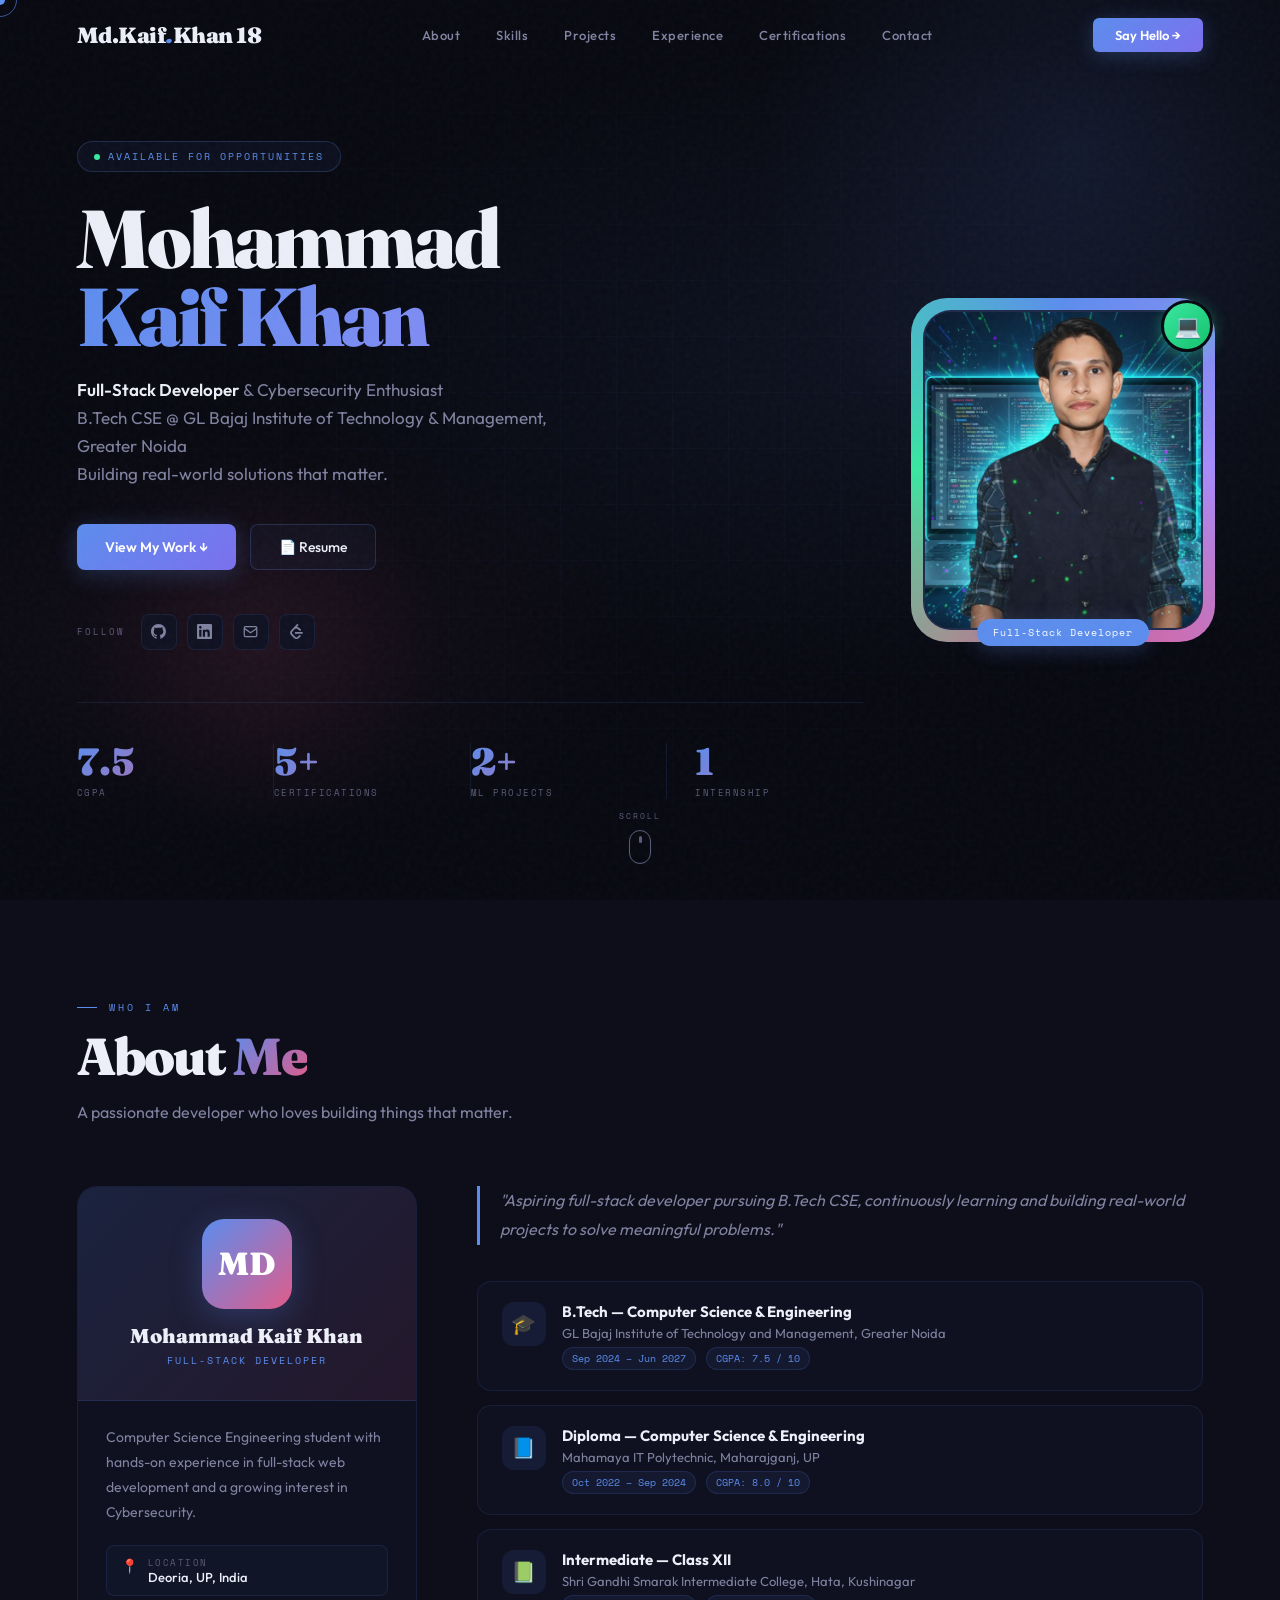
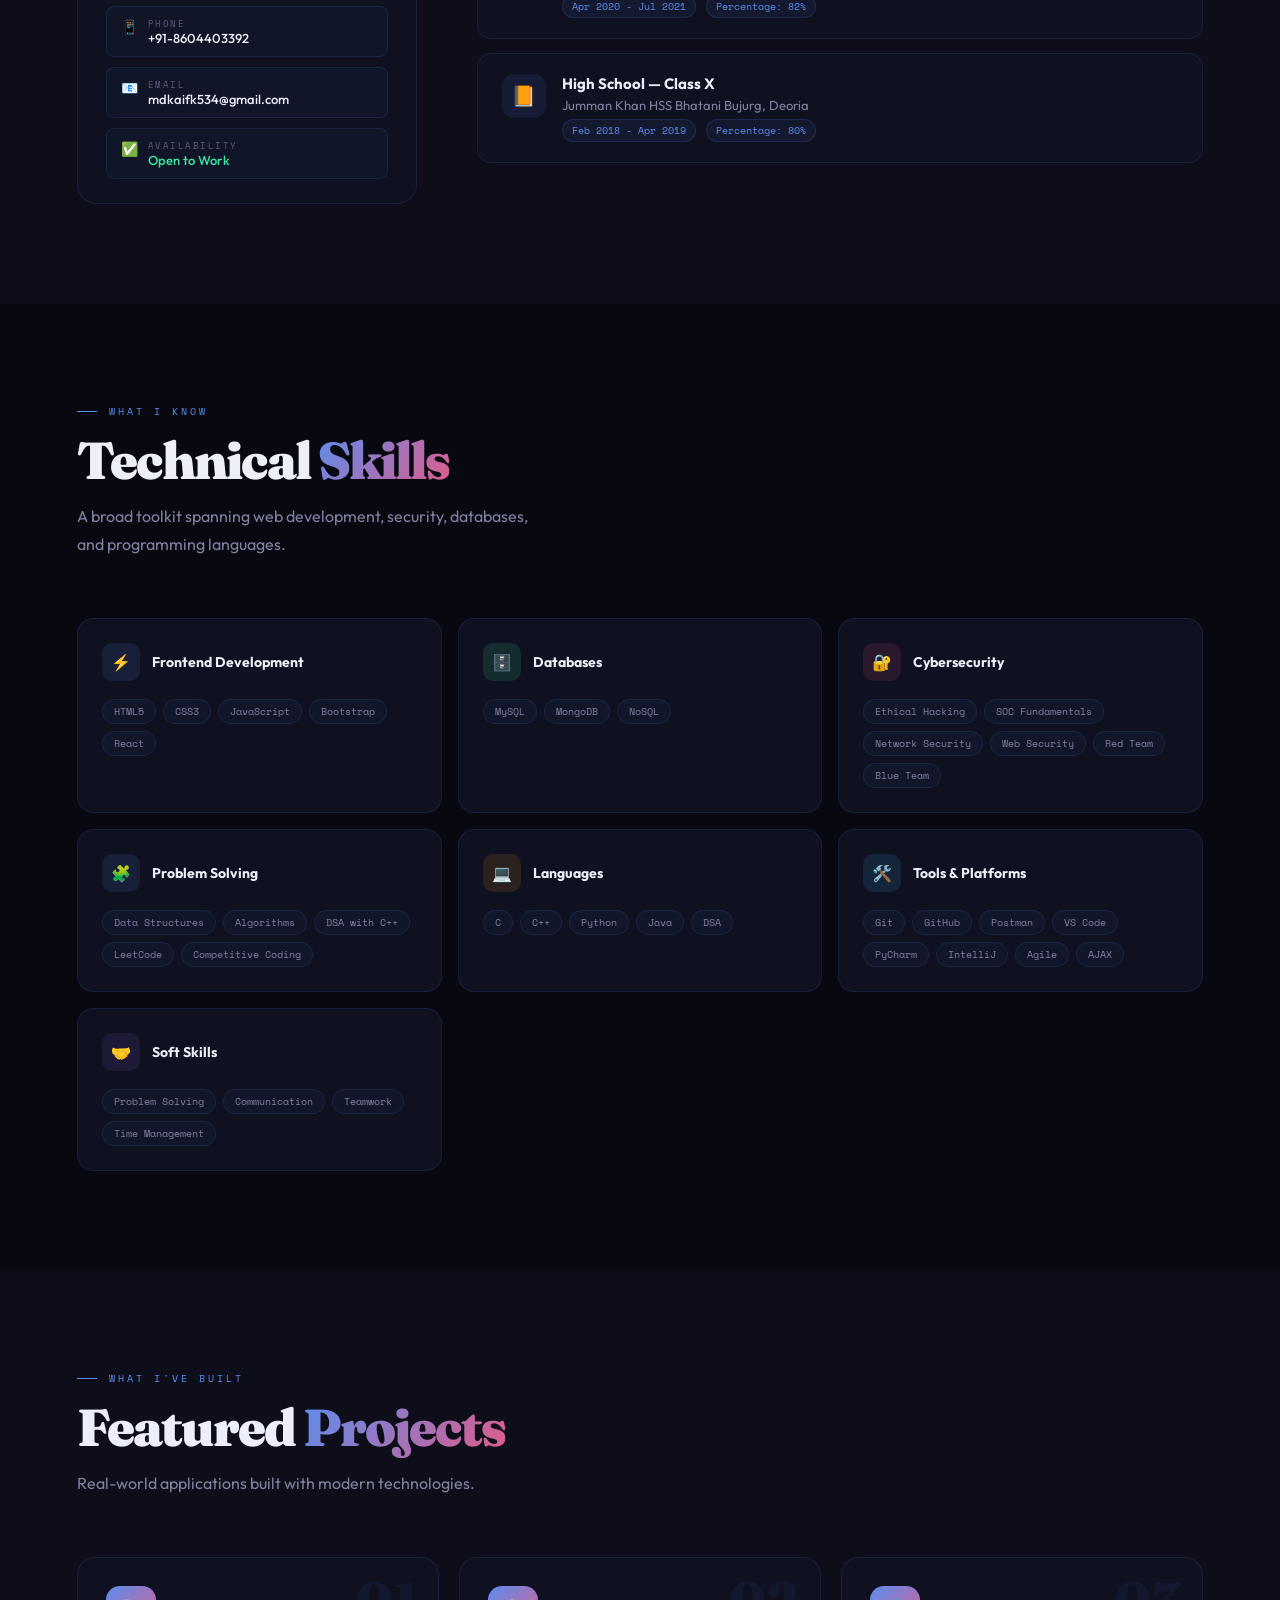
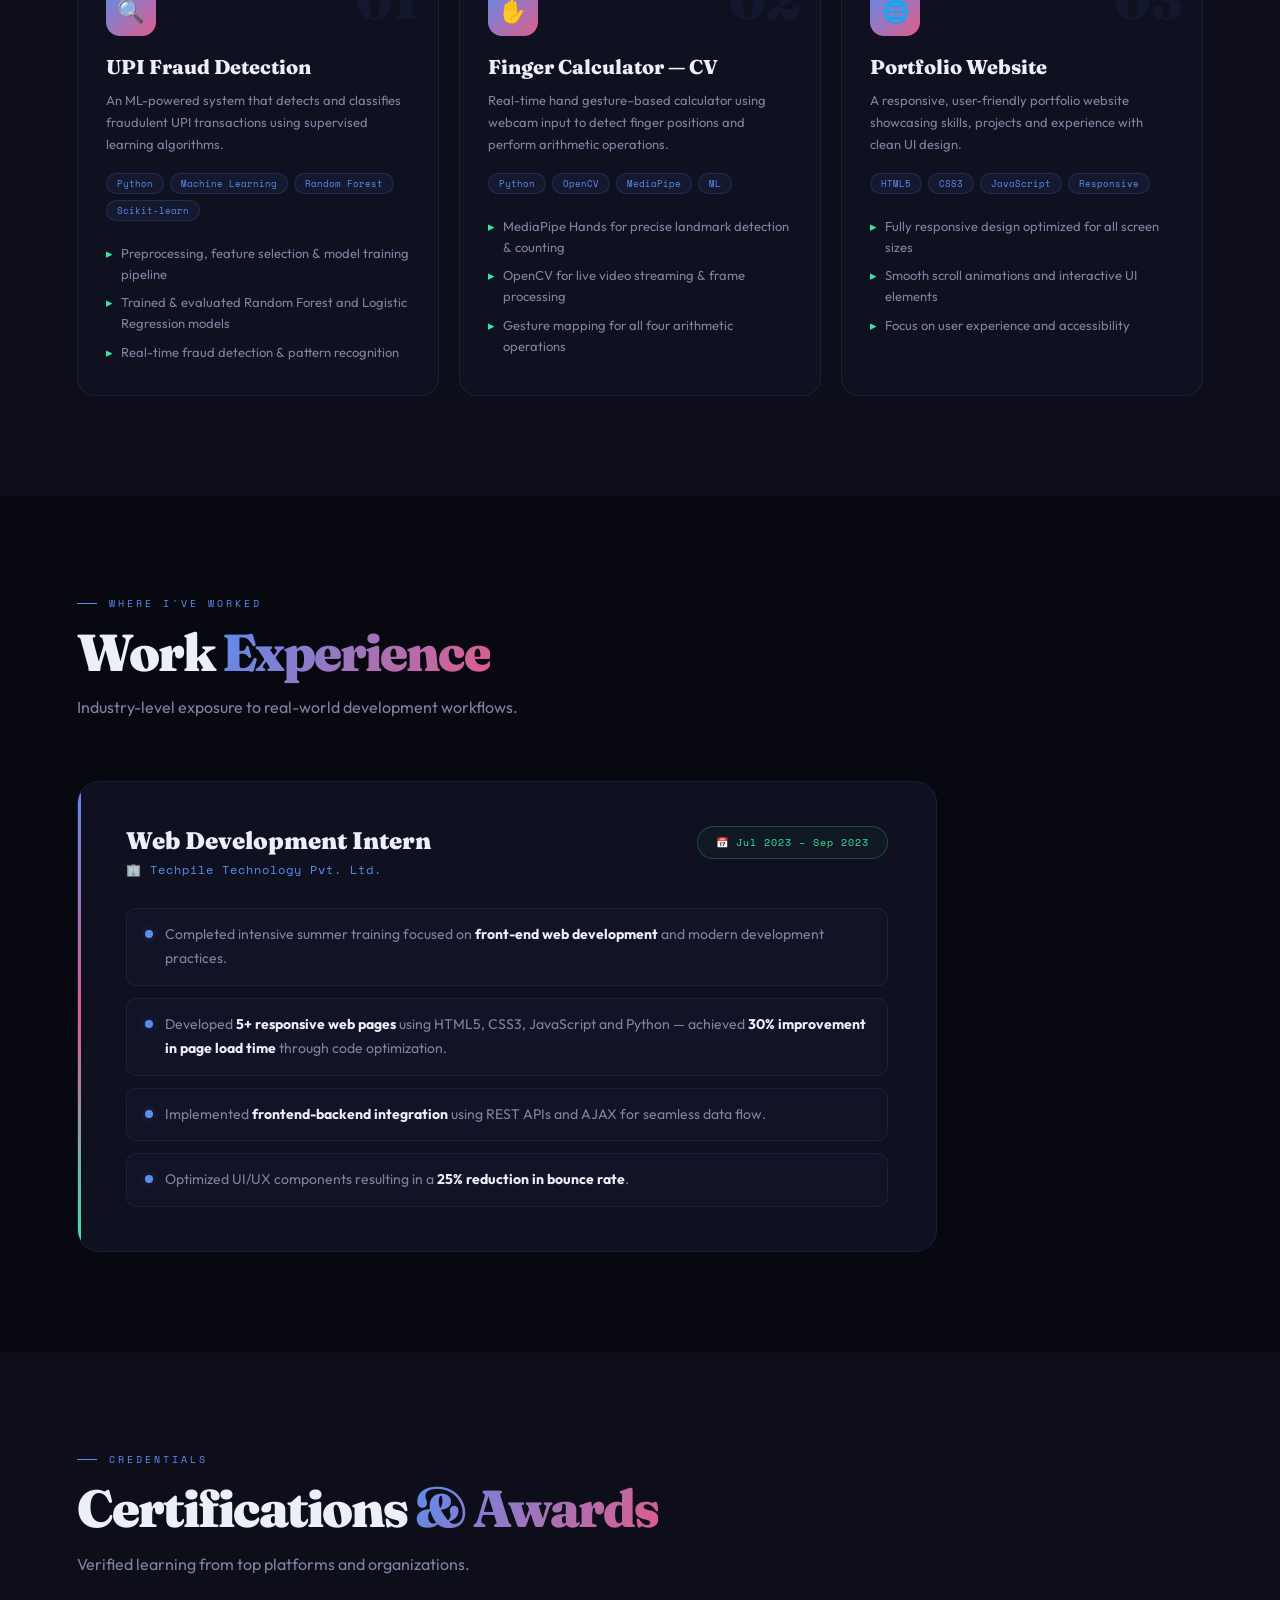
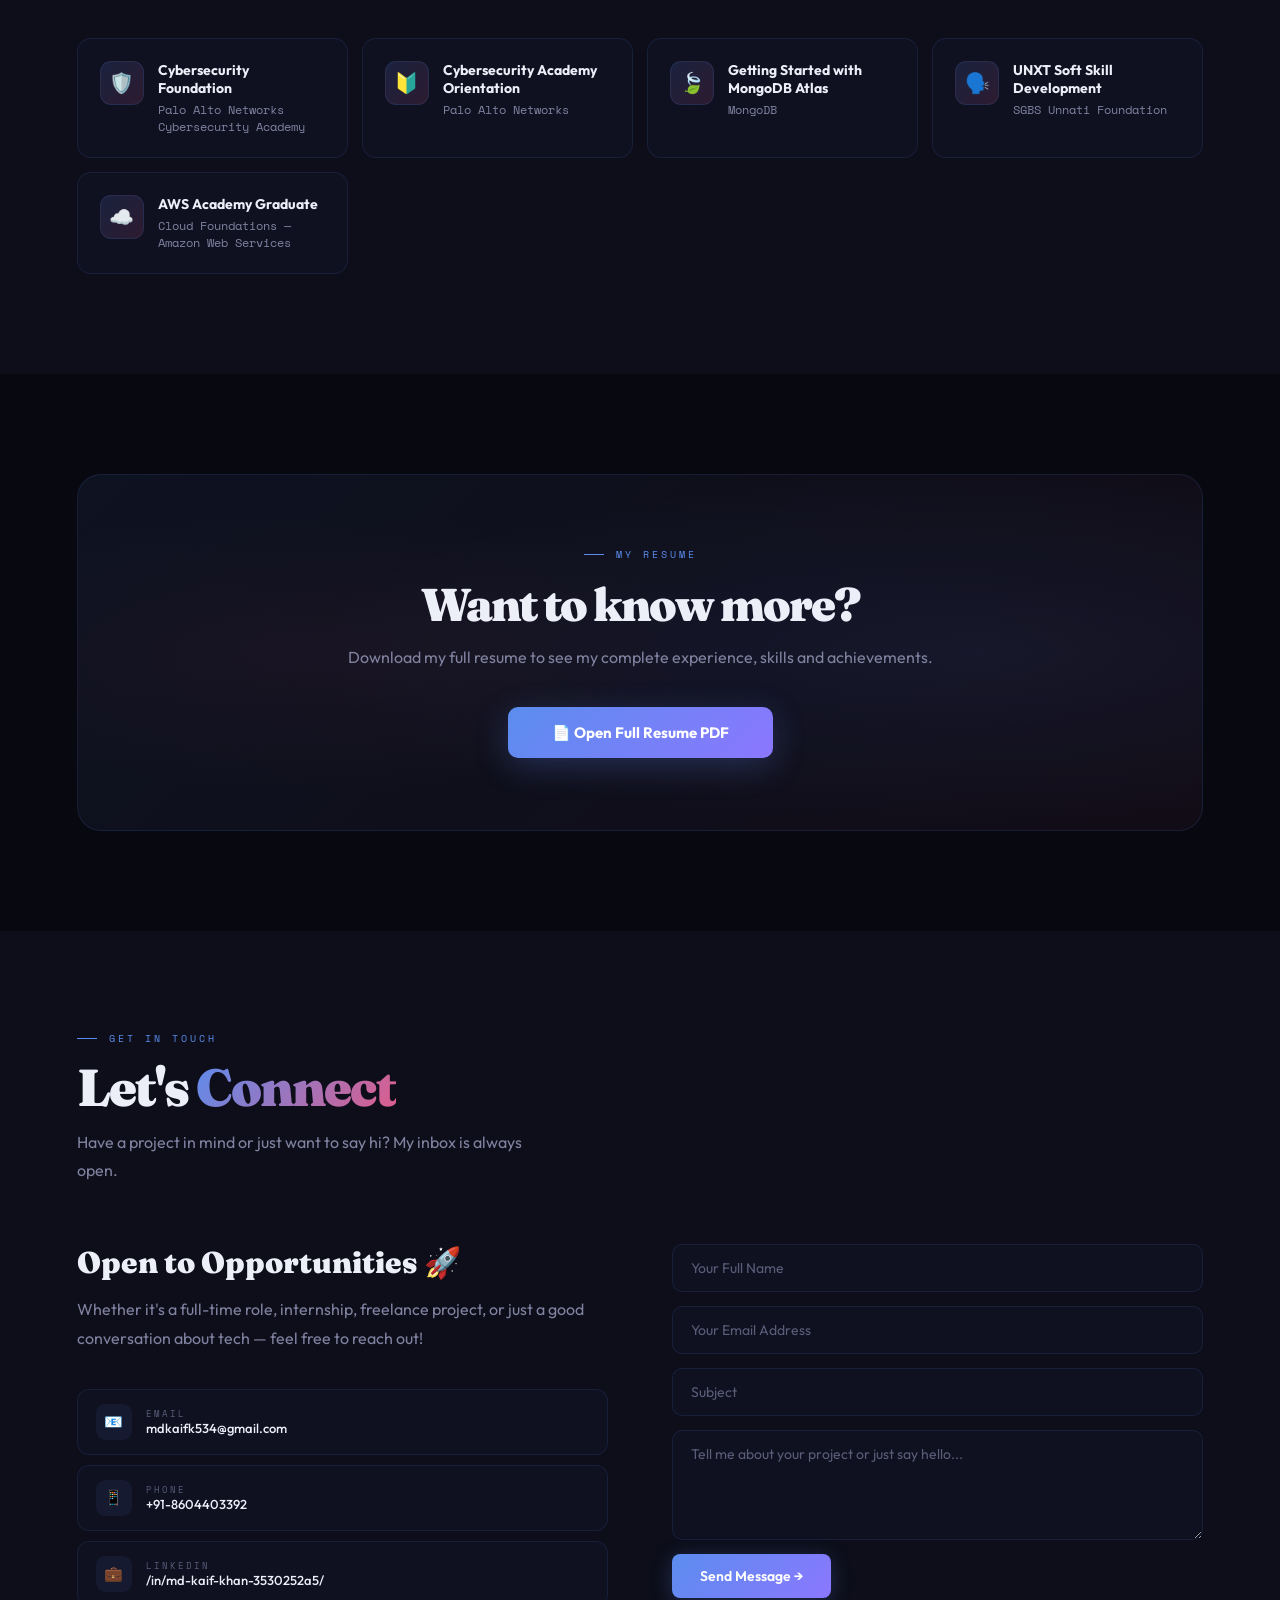
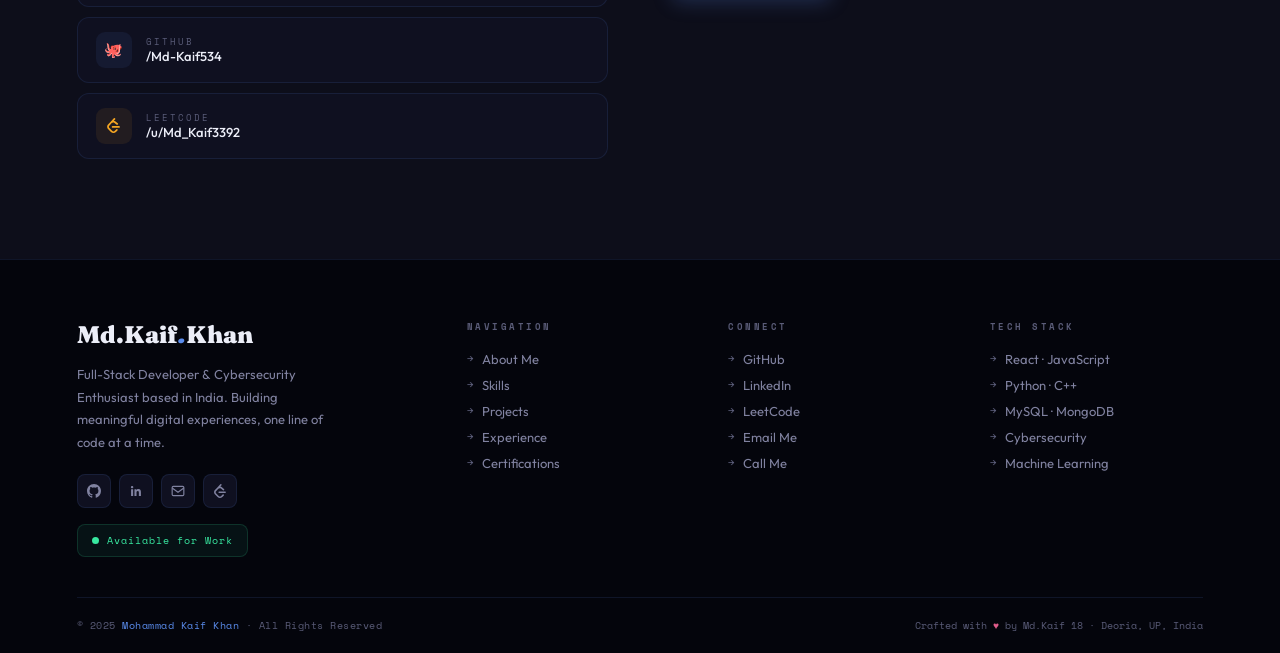
<file: index.html>
<!DOCTYPE html>
<html lang="en">
<head>
<meta charset="UTF-8">
<meta name="viewport" content="width=device-width, initial-scale=1.0">
<title>Mohammad Kaif Khan — Portfolio</title>
<link rel="icon" type="image/svg+xml" href="data:image/svg+xml,%3Csvg xmlns='http://www.w3.org/2000/svg' viewBox='0 0 64 64'%3E%3Cdefs%3E%3ClinearGradient id='bg' x1='0%25' y1='0%25' x2='100%25' y2='100%25'%3E%3Cstop offset='0%25' style='stop-color:%235b8dee'/%3E%3Cstop offset='100%25' style='stop-color:%23e05c8a'/%3E%3C/linearGradient%3E%3ClinearGradient id='ring' x1='0%25' y1='0%25' x2='100%25' y2='100%25'%3E%3Cstop offset='0%25' style='stop-color:%2338e8a0'/%3E%3Cstop offset='100%25' style='stop-color:%235b8dee'/%3E%3C/linearGradient%3E%3C/defs%3E%3Ccircle cx='32' cy='32' r='31' fill='none' stroke='url(%23ring)' stroke-width='2'/%3E%3Ccircle cx='32' cy='32' r='28' fill='url(%23bg)'/%3E%3Ctext x='32' y='38' font-family='Georgia, serif' font-size='20' font-weight='900' fill='white' text-anchor='middle' letter-spacing='-1'%3EMK%3C/text%3E%3C/svg%3E">
<link href="https://fonts.googleapis.com/css2?family=Outfit:wght@300;400;500;600;700;800;900&family=Space+Mono:wght@400;700&family=Fraunces:ital,opsz,wght@0,9..144,300;0,9..144,700;0,9..144,900;1,9..144,400&display=swap" rel="stylesheet">
<style>
  :root {
    --bg: #070810;
    --surface: #0d0e1a;
    --surface2: #12132200;
    --card: #0f1020;
    --accent: #5b8dee;
    --accent2: #e05c8a;
    --accent3: #38e8a0;
    --accent4: #f5a623;
    --text: #eceef8;
    --muted: #5a5c78;
    --muted2: #8082a0;
    --border: rgba(91,141,238,0.12);
    --border2: rgba(91,141,238,0.22);
    --glow: rgba(91,141,238,0.25);
    --glow2: rgba(224,92,138,0.2);
  }

  *, *::before, *::after { margin:0; padding:0; box-sizing:border-box; }
  html { scroll-behavior: smooth; }

  body {
    background: var(--bg);
    color: var(--text);
    font-family: 'Outfit', sans-serif;
    overflow-x: hidden;
    cursor: none;
  }

  /* ── CURSOR ── */
  .cursor {
    width: 10px; height: 10px;
    background: var(--accent);
    border-radius: 50%;
    position: fixed;
    pointer-events: none;
    z-index: 9999;
    transition: transform 0.1s ease, background 0.2s;
    transform: translate(-50%, -50%);
    mix-blend-mode: screen;
  }
  .cursor-ring {
    width: 34px; height: 34px;
    border: 1.5px solid rgba(91,141,238,0.6);
    border-radius: 50%;
    position: fixed;
    pointer-events: none;
    z-index: 9998;
    transition: all 0.15s ease;
    transform: translate(-50%, -50%);
  }
  .cursor.hovered { transform: translate(-50%,-50%) scale(2.5); background: var(--accent2); }
  .cursor-ring.hovered { transform: translate(-50%,-50%) scale(1.6); border-color: var(--accent2); opacity:0.6; }

  /* ── NOISE ── */
  body::after {
    content: '';
    position: fixed; inset: 0;
    background-image: url("data:image/svg+xml,%3Csvg viewBox='0 0 200 200' xmlns='http://www.w3.org/2000/svg'%3E%3Cfilter id='n'%3E%3CfeTurbulence type='fractalNoise' baseFrequency='0.85' numOctaves='4'/%3E%3C/filter%3E%3Crect width='100%25' height='100%25' filter='url(%23n)' opacity='0.035'/%3E%3C/svg%3E");
    pointer-events: none;
    z-index: 9000;
  }

  /* ── NAV ── */
  nav {
    position: fixed; top: 0; left: 0; right: 0;
    padding: 18px 6%;
    display: flex; align-items: center; justify-content: space-between;
    z-index: 500;
    transition: all 0.4s;
  }
  nav.scrolled {
    background: rgba(7,8,16,0.88);
    backdrop-filter: blur(24px);
    border-bottom: 1px solid var(--border);
    padding: 14px 6%;
  }
  .nav-logo {
    font-family: 'Fraunces', serif;
    font-size: 22px;
    font-weight: 900;
    color: var(--text);
    text-decoration: none;
    letter-spacing: -0.5px;
  }
  .nav-logo em { color: var(--accent); font-style: italic; }
  .nav-links { display: flex; gap: 36px; }
  .nav-links a {
    font-family: 'Outfit', sans-serif;
    font-size: 13px;
    color: var(--muted2);
    text-decoration: none;
    font-weight: 500;
    letter-spacing: 0.5px;
    transition: color 0.2s;
    position: relative;
  }
  .nav-links a::after {
    content: '';
    position: absolute; bottom: -4px; left: 0;
    width: 0; height: 1.5px;
    background: linear-gradient(90deg, var(--accent), var(--accent2));
    transition: width 0.3s;
  }
  .nav-links a:hover { color: var(--text); }
  .nav-links a:hover::after { width: 100%; }
  .nav-cta {
    padding: 9px 22px;
    background: linear-gradient(135deg, var(--accent), #7b6fee);
    color: white;
    border-radius: 6px;
    font-size: 13px;
    font-weight: 600;
    text-decoration: none;
    transition: all 0.3s;
    box-shadow: 0 4px 20px var(--glow);
  }
  .nav-cta:hover { transform: translateY(-2px); box-shadow: 0 8px 30px var(--glow); }

  /* ── HERO ── */
  #hero {
    min-height: 100vh;
    display: flex; align-items: center;
    padding: 100px 6% 60px;
    position: relative;
    overflow: hidden;
  }

  /* Animated background */
  .hero-bg {
    position: absolute; inset: 0;
    background:
      radial-gradient(ellipse 80% 60% at 70% 40%, rgba(91,141,238,0.07) 0%, transparent 60%),
      radial-gradient(ellipse 50% 40% at 20% 70%, rgba(224,92,138,0.05) 0%, transparent 60%);
  }
  .hero-grid {
    position: absolute; inset: 0;
    background-image:
      linear-gradient(rgba(91,141,238,0.035) 1px, transparent 1px),
      linear-gradient(90deg, rgba(91,141,238,0.035) 1px, transparent 1px);
    background-size: 56px 56px;
    mask-image: radial-gradient(ellipse 80% 80% at 50% 50%, black 0%, transparent 100%);
  }
  .hero-orb1 {
    position: absolute; width: 700px; height: 700px;
    background: radial-gradient(circle, rgba(91,141,238,0.1), transparent 65%);
    right: -150px; top: -200px; border-radius: 50%;
    animation: orb-drift 12s ease-in-out infinite;
  }
  .hero-orb2 {
    position: absolute; width: 400px; height: 400px;
    background: radial-gradient(circle, rgba(224,92,138,0.07), transparent 65%);
    bottom: 50px; left: 5%;
    border-radius: 50%;
    animation: orb-drift 16s ease-in-out infinite reverse;
  }
  @keyframes orb-drift {
    0%,100% { transform: translate(0,0); }
    33% { transform: translate(20px,-30px); }
    66% { transform: translate(-15px, 20px); }
  }

  /* Hero two-column */
  .hero-layout {
    position: relative; z-index: 1;
    width: 100%;
    display: grid;
    grid-template-columns: 1fr auto;
    gap: 60px;
    align-items: center;
  }
  .hero-left {}
  .hero-badge {
    display: inline-flex; align-items: center; gap: 8px;
    padding: 7px 16px;
    border: 1px solid var(--border2);
    border-radius: 100px;
    background: rgba(91,141,238,0.06);
    font-family: 'Space Mono', monospace;
    font-size: 10px;
    color: var(--accent);
    letter-spacing: 2px;
    text-transform: uppercase;
    margin-bottom: 28px;
  }
  .hero-badge .dot {
    width: 6px; height: 6px;
    background: var(--accent3);
    border-radius: 50%;
    animation: pulse 2s infinite;
  }
  @keyframes pulse {
    0%,100% { opacity:1; box-shadow: 0 0 0 0 rgba(56,232,160,0.4); }
    50% { opacity:0.8; box-shadow: 0 0 0 6px rgba(56,232,160,0); }
  }
  .hero-name {
    font-family: 'Fraunces', serif;
    font-size: clamp(46px, 7vw, 82px);
    font-weight: 900;
    line-height: 0.95;
    letter-spacing: -3px;
    margin-bottom: 20px;
  }
  .hero-name .first { display: block; color: var(--text); }
  .hero-name .last {
    display: block;
    background: linear-gradient(125deg, var(--accent) 0%, #a78bfa 50%, var(--accent2) 100%);
    -webkit-background-clip: text; -webkit-text-fill-color: transparent;
    background-clip: text;
    background-size: 200% 100%;
    animation: gradient-shift 4s ease infinite;
  }
  @keyframes gradient-shift {
    0% { background-position: 0% 50%; }
    50% { background-position: 100% 50%; }
    100% { background-position: 0% 50%; }
  }
  .hero-tagline {
    font-size: 17px;
    color: var(--muted2);
    font-weight: 400;
    line-height: 1.65;
    margin-bottom: 36px;
    max-width: 480px;
  }
  .hero-tagline strong { color: var(--text); font-weight: 600; }
  .hero-actions { display: flex; gap: 14px; flex-wrap: wrap; margin-bottom: 44px; }
  .btn-primary {
    padding: 13px 28px;
    background: linear-gradient(135deg, var(--accent), #7b6fee);
    color: white;
    border: none; border-radius: 8px;
    font-size: 14px; font-weight: 600;
    cursor: none; text-decoration: none;
    transition: all 0.3s;
    box-shadow: 0 4px 24px var(--glow);
    display: inline-flex; align-items: center; gap: 8px;
  }
  .btn-primary:hover { transform: translateY(-2px); box-shadow: 0 10px 36px var(--glow); }
  .btn-ghost {
    padding: 13px 28px;
    border: 1px solid var(--border2);
    background: rgba(91,141,238,0.04);
    color: var(--text);
    border-radius: 8px;
    font-size: 14px; font-weight: 500;
    cursor: none; text-decoration: none;
    transition: all 0.3s;
    display: inline-flex; align-items: center; gap: 8px;
  }
  .btn-ghost:hover { border-color: var(--accent); background: rgba(91,141,238,0.1); }

  .hero-socials { display: flex; align-items: center; gap: 10px; }
  .hero-socials-label {
    font-family: 'Space Mono', monospace;
    font-size: 9px;
    color: var(--muted);
    letter-spacing: 2px;
    text-transform: uppercase;
    margin-right: 6px;
  }
  .s-link {
    width: 36px; height: 36px;
    border: 1px solid var(--border);
    border-radius: 8px;
    display: flex; align-items: center; justify-content: center;
    color: var(--muted2);
    text-decoration: none;
    font-size: 15px;
    transition: all 0.25s;
    background: var(--card);
  }
  .s-link:hover { border-color: var(--accent); color: var(--accent); transform: translateY(-2px); background: rgba(91,141,238,0.1); }
  .s-link.leetcode:hover { border-color: var(--accent4); color: var(--accent4); background: rgba(245,166,35,0.1); }

  /* Hero stats strip */
  .hero-stats {
    display: flex; gap: 0;
    margin-top: 52px;
    padding-top: 40px;
    border-top: 1px solid var(--border);
  }
  .stat-block {
    flex: 1;
    padding: 0 28px 0 0;
    border-right: 1px solid var(--border);
  }
  .stat-block:last-child { border-right: none; padding-right: 0; padding-left: 28px; }
  .stat-block:first-child { padding-left: 0; }
  .stat-n {
    font-family: 'Fraunces', serif;
    font-size: 38px;
    font-weight: 900;
    line-height: 1;
    background: linear-gradient(135deg, var(--accent), var(--accent2));
    -webkit-background-clip: text; -webkit-text-fill-color: transparent;
    background-clip: text;
  }
  .stat-l {
    font-family: 'Space Mono', monospace;
    font-size: 9px;
    color: var(--muted);
    letter-spacing: 1.5px;
    text-transform: uppercase;
    margin-top: 5px;
  }

  /* ── HERO PHOTO ── */
  .hero-photo-wrap {
    position: relative;
    width: 280px;
    flex-shrink: 0;
  }
  .hero-photo-ring {
    position: absolute; inset: -12px;
    border-radius: 36px;
    background: conic-gradient(from 0deg, var(--accent), #a78bfa, var(--accent2), var(--accent3), var(--accent));
    animation: spin-ring 6s linear infinite;
    z-index: 0;
  }
  @keyframes spin-ring {
    from { transform: rotate(0deg); }
    to { transform: rotate(360deg); }
  }
  .hero-photo-inner {
    position: relative; z-index: 1;
    width: 280px; height: 320px;
    border-radius: 28px;
    background: var(--card);
    border: 2px solid rgba(91,141,238,0.2);
    overflow: hidden;
    display: flex; align-items: center; justify-content: center;
  }
  .hero-photo-inner img {
    width: 100%; height: 100%;
    object-fit: cover;
    object-position: top center;
  }
  /* Fallback avatar if no image */
  .photo-fallback {
    display: flex; flex-direction: column; align-items: center; gap: 8px;
  }
  .photo-fallback .initials {
    font-family: 'Fraunces', serif;
    font-size: 72px; font-weight: 900;
    background: linear-gradient(135deg, var(--accent), var(--accent2));
    -webkit-background-clip: text; -webkit-text-fill-color: transparent;
    background-clip: text;
    line-height: 1;
  }
  .photo-tag {
    position: absolute;
    bottom: -16px; left: 50%; transform: translateX(-50%);
    background: var(--accent);
    color: white;
    font-family: 'Space Mono', monospace;
    font-size: 10px;
    padding: 6px 16px;
    border-radius: 100px;
    white-space: nowrap;
    z-index: 2;
    box-shadow: 0 4px 20px var(--glow);
    letter-spacing: 1px;
  }
  .photo-badge {
    position: absolute;
    top: -10px; right: -10px;
    width: 52px; height: 52px;
    background: linear-gradient(135deg, var(--accent3), #12c26b);
    border-radius: 50%;
    display: flex; align-items: center; justify-content: center;
    font-size: 22px;
    z-index: 3;
    box-shadow: 0 4px 16px rgba(56,232,160,0.4);
    border: 3px solid var(--bg);
  }

  /* ── SECTIONS ── */
  section { padding: 100px 6%; }
  .s-tag {
    font-family: 'Space Mono', monospace;
    font-size: 10px;
    color: var(--accent);
    letter-spacing: 3px;
    text-transform: uppercase;
    margin-bottom: 14px;
    display: flex; align-items: center; gap: 12px;
  }
  .s-tag::before { content:''; width: 20px; height: 1px; background: var(--accent); }
  .s-title {
    font-family: 'Fraunces', serif;
    font-size: clamp(32px, 4.5vw, 52px);
    font-weight: 900;
    letter-spacing: -2px;
    line-height: 1.05;
    margin-bottom: 14px;
  }
  .s-title .hl {
    background: linear-gradient(125deg, var(--accent), var(--accent2));
    -webkit-background-clip: text; -webkit-text-fill-color: transparent;
    background-clip: text;
  }
  .s-desc {
    color: var(--muted2);
    font-size: 16px;
    font-weight: 400;
    max-width: 460px;
    line-height: 1.75;
    margin-bottom: 60px;
  }

  /* ── ABOUT ── */
  #about { background: var(--surface); }
  .about-wrap {
    display: grid;
    grid-template-columns: 340px 1fr;
    gap: 60px;
    align-items: start;
  }
  .about-card {
    background: var(--card);
    border: 1px solid var(--border);
    border-radius: 20px;
    overflow: hidden;
    position: relative;
  }
  .about-card-top {
    background: linear-gradient(135deg, rgba(91,141,238,0.15), rgba(224,92,138,0.1));
    padding: 32px;
    text-align: center;
    position: relative;
    border-bottom: 1px solid var(--border);
  }
  .about-avatar-ring {
    width: 90px; height: 90px;
    border-radius: 22px;
    background: linear-gradient(135deg, var(--accent), var(--accent2));
    display: flex; align-items: center; justify-content: center;
    font-family: 'Fraunces', serif;
    font-size: 32px; font-weight: 900;
    color: white;
    margin: 0 auto 14px;
    box-shadow: 0 8px 32px var(--glow);
  }
  .about-card-name {
    font-family: 'Fraunces', serif;
    font-size: 20px; font-weight: 900;
    margin-bottom: 5px;
  }
  .about-card-role {
    font-family: 'Space Mono', monospace;
    font-size: 10px; color: var(--accent);
    letter-spacing: 2px; text-transform: uppercase;
  }
  .about-card-body { padding: 24px 28px; }
  .about-card-body p {
    font-size: 14px; color: var(--muted2);
    line-height: 1.8; margin-bottom: 20px;
  }
  .info-row {
    display: flex; flex-direction: column; gap: 10px;
  }
  .info-r {
    display: flex; align-items: flex-start; gap: 10px;
    padding: 10px 14px;
    background: rgba(91,141,238,0.04);
    border: 1px solid var(--border);
    border-radius: 8px;
  }
  .info-r .ico { font-size: 14px; flex-shrink: 0; margin-top: 1px; }
  .info-r .lbl {
    font-family: 'Space Mono', monospace;
    font-size: 9px; color: var(--muted);
    letter-spacing: 1.5px; text-transform: uppercase;
  }
  .info-r .val { font-size: 13px; font-weight: 500; color: var(--text); }

  .about-right {}
  .about-right .bio {
    font-size: 16px; color: var(--muted2); line-height: 1.85;
    margin-bottom: 36px; font-style: italic;
    border-left: 3px solid var(--accent);
    padding-left: 20px;
  }
  .edu-cards { display: flex; flex-direction: column; gap: 14px; }
  .edu-c {
    background: var(--card);
    border: 1px solid var(--border);
    border-radius: 14px;
    padding: 20px 24px;
    display: flex; gap: 16px;
    align-items: flex-start;
    transition: all 0.25s;
  }
  .edu-c:hover { border-color: var(--accent); transform: translateX(4px); }
  .edu-c .ico {
    width: 44px; height: 44px;
    background: rgba(91,141,238,0.1);
    border-radius: 12px;
    display: flex; align-items: center; justify-content: center;
    font-size: 20px; flex-shrink: 0;
  }
  .edu-c h4 {
    font-family: 'Outfit', sans-serif;
    font-size: 15px; font-weight: 700;
    margin-bottom: 4px;
  }
  .edu-c .inst { font-size: 13px; color: var(--muted2); margin-bottom: 6px; }
  .edu-c .meta { display: flex; gap: 10px; flex-wrap: wrap; }
  .edu-c .meta span {
    font-family: 'Space Mono', monospace;
    font-size: 10px; color: var(--accent);
    background: rgba(91,141,238,0.08);
    padding: 3px 9px; border-radius: 100px;
    border: 1px solid rgba(91,141,238,0.15);
  }

  /* ── SKILLS ── */
  #skills { background: var(--bg); }
  .skills-wrap { display: grid; grid-template-columns: repeat(auto-fit, minmax(270px, 1fr)); gap: 16px; }
  .sk-cat {
    background: var(--card);
    border: 1px solid var(--border);
    border-radius: 16px;
    padding: 24px;
    transition: all 0.3s;
    position: relative; overflow: hidden;
  }
  .sk-cat::before {
    content: '';
    position: absolute; inset: 0;
    background: linear-gradient(135deg, rgba(91,141,238,0.04), transparent);
    opacity: 0; transition: opacity 0.3s;
  }
  .sk-cat:hover { border-color: var(--accent); transform: translateY(-4px); box-shadow: 0 16px 48px rgba(0,0,0,0.4); }
  .sk-cat:hover::before { opacity: 1; }
  .sk-head {
    display: flex; align-items: center; gap: 12px; margin-bottom: 18px;
  }
  .sk-ico {
    width: 38px; height: 38px; border-radius: 10px;
    display: flex; align-items: center; justify-content: center;
    font-size: 16px;
  }
  .sk-ico.a { background: rgba(91,141,238,0.12); }
  .sk-ico.b { background: rgba(224,92,138,0.12); }
  .sk-ico.c { background: rgba(56,232,160,0.12); }
  .sk-ico.d { background: rgba(245,166,35,0.12); }
  .sk-ico.e { background: rgba(128,90,213,0.12); }
  .sk-ico.f { background: rgba(56,189,232,0.12); }
  .sk-name { font-size: 14px; font-weight: 700; }
  .sk-tags { display: flex; flex-wrap: wrap; gap: 7px; }
  .sk-t {
    padding: 4px 11px;
    background: rgba(91,141,238,0.05);
    border: 1px solid var(--border);
    border-radius: 100px;
    font-family: 'Space Mono', monospace;
    font-size: 10px; color: var(--muted2);
    transition: all 0.2s;
  }
  .sk-t:hover { border-color: var(--accent); color: var(--accent); background: rgba(91,141,238,0.08); }

  /* ── PROJECTS ── */
  #projects { background: var(--surface); }
  .proj-grid { display: grid; grid-template-columns: repeat(auto-fit, minmax(300px, 1fr)); gap: 20px; }
  .proj-card {
    background: var(--card);
    border: 1px solid var(--border);
    border-radius: 18px;
    padding: 28px;
    transition: all 0.3s;
    position: relative; overflow: hidden;
    cursor: none;
  }
  .proj-card::after {
    content: '';
    position: absolute; inset: 0;
    background: linear-gradient(135deg, rgba(91,141,238,0.05), transparent 60%);
    opacity: 0; transition: opacity 0.3s;
  }
  .proj-card:hover { transform: translateY(-6px); border-color: var(--accent); box-shadow: 0 20px 60px rgba(0,0,0,0.5); }
  .proj-card:hover::after { opacity: 1; }
  .proj-num {
    font-family: 'Fraunces', serif;
    font-size: 52px; font-weight: 900;
    color: rgba(91,141,238,0.07);
    position: absolute; top: 16px; right: 20px;
    line-height: 1; transition: color 0.3s;
  }
  .proj-card:hover .proj-num { color: rgba(91,141,238,0.15); }
  .proj-ico {
    width: 50px; height: 50px; border-radius: 14px;
    background: linear-gradient(135deg, var(--accent), var(--accent2));
    display: flex; align-items: center; justify-content: center;
    font-size: 22px; margin-bottom: 18px;
    position: relative; z-index: 1;
  }
  .proj-title {
    font-family: 'Fraunces', serif;
    font-size: 20px; font-weight: 800;
    margin-bottom: 10px;
    position: relative; z-index: 1;
  }
  .proj-desc { font-size: 13px; color: var(--muted2); line-height: 1.7; margin-bottom: 18px; position: relative; z-index: 1; }
  .proj-tech { display: flex; flex-wrap: wrap; gap: 6px; margin-bottom: 18px; position: relative; z-index: 1; }
  .p-badge {
    padding: 3px 10px;
    background: rgba(91,141,238,0.08);
    border: 1px solid rgba(91,141,238,0.18);
    border-radius: 100px;
    font-family: 'Space Mono', monospace;
    font-size: 9px; color: var(--accent);
  }
  .proj-pts { list-style: none; position: relative; z-index: 1; }
  .proj-pts li {
    font-size: 13px; color: var(--muted2); padding: 4px 0;
    display: flex; align-items: flex-start; gap: 8px; line-height: 1.6;
  }
  .proj-pts li::before { content: '▸'; color: var(--accent3); flex-shrink: 0; }

  /* ── EXPERIENCE ── */
  #experience { background: var(--bg); }
  .exp-wrap {
    background: var(--card);
    border: 1px solid var(--border);
    border-radius: 22px;
    padding: 44px 48px;
    max-width: 860px;
    position: relative; overflow: hidden;
  }
  .exp-wrap::before {
    content: '';
    position: absolute; top: 0; left: 0;
    width: 3px; height: 100%;
    background: linear-gradient(180deg, var(--accent), var(--accent2), var(--accent3));
  }
  .exp-header {
    display: flex; justify-content: space-between; align-items: flex-start;
    margin-bottom: 30px; flex-wrap: wrap; gap: 16px;
  }
  .exp-title {
    font-family: 'Fraunces', serif;
    font-size: 24px; font-weight: 900;
    margin-bottom: 6px;
  }
  .exp-co {
    color: var(--accent);
    font-family: 'Space Mono', monospace;
    font-size: 12px; letter-spacing: 1px;
    display: flex; align-items: center; gap: 6px;
  }
  .exp-period {
    display: flex; align-items: center; gap: 8px;
    padding: 8px 18px;
    border: 1px solid rgba(56,232,160,0.25);
    border-radius: 100px;
    color: var(--accent3);
    font-family: 'Space Mono', monospace;
    font-size: 10px; letter-spacing: 1px;
    background: rgba(56,232,160,0.04);
    white-space: nowrap; align-self: flex-start;
  }
  .exp-list { display: flex; flex-direction: column; gap: 12px; }
  .exp-li {
    display: flex; align-items: flex-start; gap: 12px;
    padding: 14px 18px;
    background: rgba(91,141,238,0.03);
    border-radius: 10px;
    border: 1px solid var(--border);
  }
  .exp-dot {
    width: 8px; height: 8px;
    background: var(--accent);
    border-radius: 50%;
    margin-top: 7px; flex-shrink: 0;
    box-shadow: 0 0 8px var(--glow);
  }
  .exp-li p { font-size: 14px; color: var(--muted2); line-height: 1.7; }
  .exp-li strong { color: var(--text); }

  /* ── CERTIFICATIONS ── */
  #certifications { background: var(--surface); }
  .certs-grid { display: grid; grid-template-columns: repeat(auto-fit, minmax(250px, 1fr)); gap: 14px; }
  .cert-c {
    background: var(--card);
    border: 1px solid var(--border);
    border-radius: 14px;
    padding: 22px;
    display: flex; align-items: flex-start; gap: 14px;
    transition: all 0.25s;
  }
  .cert-c:hover { border-color: var(--accent); transform: translateY(-2px); box-shadow: 0 10px 30px rgba(0,0,0,0.3); }
  .cert-ico {
    width: 44px; height: 44px; border-radius: 11px;
    background: linear-gradient(135deg, rgba(91,141,238,0.15), rgba(224,92,138,0.15));
    display: flex; align-items: center; justify-content: center;
    font-size: 20px; flex-shrink: 0;
    border: 1px solid var(--border);
  }
  .cert-c h4 {
    font-size: 14px; font-weight: 700; margin-bottom: 4px;
  }
  .cert-c p {
    color: var(--muted2); font-size: 12px;
    font-family: 'Space Mono', monospace;
  }

  /* ── RESUME CTA ── */
  #resume { background: var(--bg); }
  .resume-cta {
    background: linear-gradient(135deg, rgba(91,141,238,0.08), rgba(224,92,138,0.05));
    border: 1px solid var(--border);
    border-radius: 24px;
    padding: 72px 60px;
    text-align: center;
    position: relative; overflow: hidden;
  }
  .resume-cta-bg {
    position: absolute; inset: 0;
    background:
      radial-gradient(ellipse 60% 50% at 80% 50%, rgba(91,141,238,0.08), transparent),
      radial-gradient(ellipse 40% 40% at 20% 50%, rgba(224,92,138,0.05), transparent);
    pointer-events: none;
  }
  .resume-cta h2 {
    font-family: 'Fraunces', serif;
    font-size: 46px; font-weight: 900;
    letter-spacing: -2px; margin-bottom: 14px;
    position: relative; z-index: 1;
  }
  .resume-cta p {
    color: var(--muted2); font-size: 16px;
    margin-bottom: 40px; position: relative; z-index: 1;
  }
  .resume-btn {
    display: inline-flex; align-items: center; gap: 10px;
    padding: 16px 44px;
    background: linear-gradient(135deg, var(--accent), #8b77ff);
    color: white; text-decoration: none;
    border-radius: 10px;
    font-size: 15px; font-weight: 700;
    font-family: 'Outfit', sans-serif;
    transition: all 0.3s;
    box-shadow: 0 8px 32px var(--glow);
    position: relative; z-index: 1;
    cursor: none;
  }
  .resume-btn:hover { transform: translateY(-3px); box-shadow: 0 16px 48px rgba(91,141,238,0.45); }

  /* ── CONTACT ── */
  #contact { background: var(--surface); }
  .contact-wrap { display: grid; grid-template-columns: 1fr 1fr; gap: 64px; }
  .contact-head h3 {
    font-family: 'Fraunces', serif;
    font-size: 30px; font-weight: 900; margin-bottom: 14px;
  }
  .contact-head p { color: var(--muted2); line-height: 1.8; margin-bottom: 36px; }
  .c-links { display: flex; flex-direction: column; gap: 10px; }
  .c-link {
    display: flex; align-items: center; gap: 14px;
    padding: 14px 18px;
    background: var(--card);
    border: 1px solid var(--border);
    border-radius: 12px;
    text-decoration: none; color: var(--text);
    transition: all 0.25s;
  }
  .c-link:hover { border-color: var(--accent); transform: translateX(4px); background: rgba(91,141,238,0.05); }
  .c-link.lc:hover { border-color: var(--accent4); }
  .c-ico {
    width: 36px; height: 36px; border-radius: 9px;
    background: rgba(91,141,238,0.08);
    display: flex; align-items: center; justify-content: center;
    font-size: 15px; flex-shrink: 0;
  }
  .c-ico.lc-ico { background: rgba(245,166,35,0.08); }
  .c-txt .lbl { font-family: 'Space Mono', monospace; font-size: 9px; color: var(--muted); letter-spacing: 2px; text-transform: uppercase; }
  .c-txt .val { font-size: 13px; font-weight: 500; }
  .contact-form form { display: flex; flex-direction: column; gap: 14px; }
  .contact-form input,
  .contact-form textarea {
    background: var(--card);
    border: 1px solid var(--border);
    border-radius: 10px;
    padding: 14px 18px;
    color: var(--text);
    font-family: 'Outfit', sans-serif;
    font-size: 14px;
    outline: none;
    transition: border-color 0.2s;
    resize: vertical;
  }
  .contact-form input:focus,
  .contact-form textarea:focus { border-color: var(--accent); background: rgba(91,141,238,0.03); }
  .contact-form input::placeholder,
  .contact-form textarea::placeholder { color: var(--muted); }
  .contact-form textarea { min-height: 110px; }
  .form-btn {
    padding: 13px 28px;
    background: linear-gradient(135deg, var(--accent), #8b77ff);
    color: white; border: none;
    border-radius: 8px;
    font-size: 14px; font-weight: 600;
    font-family: 'Outfit', sans-serif;
    cursor: none; transition: all 0.3s;
    align-self: flex-start;
    box-shadow: 0 4px 20px var(--glow);
  }
  .form-btn:hover { transform: translateY(-2px); box-shadow: 0 8px 28px var(--glow); }

  /* ── FOOTER ── */
  footer {
    background: #04050c;
    border-top: 1px solid var(--border);
    padding: 0 6%;
  }
  .footer-top {
    display: grid;
    grid-template-columns: 1.6fr 1fr 1fr 1fr;
    gap: 48px;
    padding: 60px 0 40px;
    border-bottom: 1px solid var(--border);
  }
  .footer-brand {}
  .footer-logo {
    font-family: 'Fraunces', serif;
    font-size: 24px; font-weight: 900;
    color: var(--text);
    text-decoration: none;
    display: inline-block; margin-bottom: 14px;
  }
  .footer-logo em { color: var(--accent); font-style: italic; }
  .footer-brand p {
    font-size: 13px; color: var(--muted2);
    line-height: 1.75; max-width: 260px;
    margin-bottom: 20px;
  }
  .footer-socials-row { display: flex; gap: 8px; flex-wrap: wrap; }
  .f-s {
    width: 34px; height: 34px;
    border: 1px solid var(--border);
    border-radius: 8px;
    display: flex; align-items: center; justify-content: center;
    color: var(--muted2); text-decoration: none;
    font-size: 14px; transition: all 0.2s;
    background: var(--card);
  }
  .f-s:hover { border-color: var(--accent); color: var(--accent); transform: translateY(-2px); }
  .f-s.lc:hover { border-color: var(--accent4); color: var(--accent4); }
  .footer-col h4 {
    font-family: 'Space Mono', monospace;
    font-size: 9px; font-weight: 700;
    color: var(--muted);
    letter-spacing: 2.5px; text-transform: uppercase;
    margin-bottom: 18px;
  }
  .footer-col ul { list-style: none; display: flex; flex-direction: column; gap: 10px; }
  .footer-col ul li a {
    font-size: 13px; color: var(--muted2);
    text-decoration: none;
    transition: color 0.2s;
    display: flex; align-items: center; gap: 8px;
  }
  .footer-col ul li a:hover { color: var(--accent); }
  .footer-col ul li a::before { content: '→'; font-size: 10px; color: var(--muted); transition: color 0.2s; }
  .footer-col ul li a:hover::before { color: var(--accent); }
  .footer-status {
    display: flex; align-items: center; gap: 8px;
    padding: 8px 14px;
    background: rgba(56,232,160,0.06);
    border: 1px solid rgba(56,232,160,0.15);
    border-radius: 8px;
    font-family: 'Space Mono', monospace;
    font-size: 10px; color: var(--accent3);
    letter-spacing: 1px;
    margin-top: 16px;
    width: fit-content;
  }
  .footer-status .sd {
    width: 7px; height: 7px; border-radius: 50%;
    background: var(--accent3);
    animation: pulse 2s infinite;
  }
  .footer-bottom {
    display: flex; justify-content: space-between; align-items: center;
    padding: 20px 0;
    flex-wrap: wrap; gap: 12px;
  }
  .footer-bottom p {
    font-family: 'Space Mono', monospace;
    font-size: 10px; color: var(--muted);
    letter-spacing: 0.5px;
  }
  .footer-bottom p span { color: var(--accent); }
  .footer-credits {
    font-family: 'Space Mono', monospace;
    font-size: 10px; color: var(--muted);
    display: flex; align-items: center; gap: 6px;
  }
  .footer-credits span { color: var(--accent2); }

  /* ── SCROLL ANIMATIONS ── */
  .fade-up {
    opacity: 0; transform: translateY(28px);
    transition: opacity 0.65s ease, transform 0.65s ease;
  }
  .fade-up.visible { opacity: 1; transform: translateY(0); }

  /* ── SCROLLBAR ── */
  ::-webkit-scrollbar { width: 5px; }
  ::-webkit-scrollbar-track { background: var(--bg); }
  ::-webkit-scrollbar-thumb { background: linear-gradient(var(--accent), var(--accent2)); border-radius: 3px; }

  /* ── SCROLL HINT ── */
  .scroll-hint {
    position: absolute; bottom: 36px; left: 50%;
    transform: translateX(-50%);
    display: flex; flex-direction: column; align-items: center; gap: 8px;
    animation: bouncy 2.5s ease-in-out infinite;
  }
  .scroll-hint span {
    font-family: 'Space Mono', monospace;
    font-size: 8px; color: var(--muted); letter-spacing: 2px; text-transform: uppercase;
  }
  @keyframes bouncy {
    0%,100% { transform: translateX(-50%) translateY(0); }
    50% { transform: translateX(-50%) translateY(9px); }
  }
  .mouse-icon {
    width: 22px; height: 34px;
    border: 1.5px solid var(--muted);
    border-radius: 11px;
    display: flex; justify-content: center; padding-top: 5px;
  }
  .mouse-wheel {
    width: 3px; height: 7px;
    background: var(--muted);
    border-radius: 2px;
    animation: wheel-scroll 2s ease-in-out infinite;
  }
  @keyframes wheel-scroll {
    0% { opacity: 1; transform: translateY(0); }
    100% { opacity: 0; transform: translateY(8px); }
  }

  /* ── RESPONSIVE ── */
  @media (max-width: 900px) {
    .hero-layout { grid-template-columns: 1fr; }
    .hero-photo-wrap { display: none; }
    .about-wrap { grid-template-columns: 1fr; }
    .contact-wrap { grid-template-columns: 1fr; }
    .footer-top { grid-template-columns: 1fr 1fr; }
    .nav-links { display: none; }
  }
  @media (max-width: 600px) {
    .hero-stats { flex-wrap: wrap; }
    .footer-top { grid-template-columns: 1fr; }
    .exp-wrap { padding: 28px 24px; }
    .resume-cta { padding: 48px 28px; }
  }
</style>
</head>
<body>

<div class="cursor" id="cursor"></div>
<div class="cursor-ring" id="cursorRing"></div>

<!-- ═══════════════ NAV ═══════════════ -->
<nav id="navbar">
  <a href="#hero" class="nav-logo">Md.Kaif<em>.</em>Khan 18</a>
  <div class="nav-links">
    <a href="#about">About</a>
    <a href="#skills">Skills</a>
    <a href="#projects">Projects</a>
    <a href="#experience">Experience</a>
    <a href="#certifications">Certifications</a>
    <a href="#contact">Contact</a>
  </div>
  <a href="#contact" class="nav-cta">Say Hello →</a>
</nav>

<!-- ═══════════════ HERO ═══════════════ -->
<section id="hero">
  <div class="hero-bg"></div>
  <div class="hero-grid"></div>
  <div class="hero-orb1"></div>
  <div class="hero-orb2"></div>

  <div class="hero-layout">
    <!-- LEFT -->
    <div class="hero-left">
      <div class="hero-badge">
        <span class="dot"></span>
        Available for Opportunities
      </div>
      <h1 class="hero-name">
        <span class="first">Mohammad</span>
        <span class="last">Kaif Khan</span>
      </h1>
      <p class="hero-tagline">
        <strong>Full-Stack Developer</strong> &amp; Cybersecurity Enthusiast<br>
        B.Tech CSE @ GL Bajaj Institute of Technology & Management, Greater Noida 
        <br>Building real-world solutions that matter.
      </p>
      <div class="hero-actions">
        <a href="#projects" class="btn-primary">View My Work ↓</a>
        <a href="images/resume.pdf" target="_blank" class="btn-ghost">📄 Resume</a>
      </div>
      <div class="hero-socials">
        <span class="hero-socials-label">Follow</span>
        <a href="https://github.com/Md-Kaif534" target="_blank" class="s-link" title="GitHub">
          <svg width="15" height="15" fill="currentColor" viewBox="0 0 24 24"><path d="M12 0C5.37 0 0 5.37 0 12c0 5.3 3.438 9.8 8.205 11.385.6.113.82-.258.82-.577 0-.285-.01-1.04-.015-2.04-3.338.724-4.042-1.61-4.042-1.61C4.422 18.07 3.633 17.7 3.633 17.7c-1.087-.744.084-.729.084-.729 1.205.084 1.838 1.236 1.838 1.236 1.07 1.835 2.809 1.305 3.495.998.108-.776.417-1.305.76-1.605-2.665-.3-5.466-1.332-5.466-5.93 0-1.31.465-2.38 1.235-3.22-.135-.303-.54-1.523.105-3.176 0 0 1.005-.322 3.3 1.23.96-.267 1.98-.399 3-.405 1.02.006 2.04.138 3 .405 2.28-1.552 3.285-1.23 3.285-1.23.645 1.653.24 2.873.12 3.176.765.84 1.23 1.91 1.23 3.22 0 4.61-2.805 5.625-5.475 5.92.42.36.81 1.096.81 2.22 0 1.606-.015 2.896-.015 3.286 0 .315.21.69.825.57C20.565 21.795 24 17.295 24 12c0-6.63-5.37-12-12-12"/></svg>
        </a>
        <a href="https://linkedin.com/in/md-kaif-khan-3530252a5/" target="_blank" class="s-link" title="LinkedIn">
          <svg width="15" height="15" fill="currentColor" viewBox="0 0 24 24"><path d="M20.447 20.452h-3.554v-5.569c0-1.328-.027-3.037-1.852-3.037-1.853 0-2.136 1.445-2.136 2.939v5.667H9.351V9h3.414v1.561h.046c.477-.9 1.637-1.85 3.37-1.85 3.601 0 4.267 2.37 4.267 5.455v6.286zM5.337 7.433c-1.144 0-2.063-.926-2.063-2.065 0-1.138.92-2.063 2.063-2.063 1.14 0 2.064.925 2.064 2.063 0 1.139-.925 2.065-2.064 2.065zm1.782 13.019H3.555V9h3.564v11.452zM22.225 0H1.771C.792 0 0 .774 0 1.729v20.542C0 23.227.792 24 1.771 24h20.451C23.2 24 24 23.227 24 22.271V1.729C24 .774 23.2 0 22.222 0h.003z"/></svg>
        </a>
        <a href="mailto:mdkaifk534@gmail.com" class="s-link" title="Email">
          <svg width="15" height="15" fill="none" stroke="currentColor" stroke-width="2" viewBox="0 0 24 24"><rect x="2" y="4" width="20" height="16" rx="2"/><path d="m2 7 10 7 10-7"/></svg>
        </a>
        <!-- LeetCode -->
        <a href="https://leetcode.com/u/Md_Kaif3392/" target="_blank" class="s-link leetcode" title="LeetCode">
          <svg width="15" height="15" viewBox="0 0 24 24" fill="currentColor"><path d="M13.483 0a1.374 1.374 0 0 0-.961.438L7.116 6.226l-3.854 4.126a5.266 5.266 0 0 0-1.209 2.104 5.35 5.35 0 0 0-.125.513 5.527 5.527 0 0 0 .062 2.362 5.83 5.83 0 0 0 .349 1.017 5.938 5.938 0 0 0 1.271 1.818l4.277 4.193.039.038c2.248 2.165 5.852 2.133 8.063-.074l2.396-2.392c.54-.54.54-1.414.003-1.955a1.378 1.378 0 0 0-1.951-.003l-2.396 2.392a3.021 3.021 0 0 1-4.205.038l-.02-.019-4.276-4.193c-.652-.64-.972-1.469-.948-2.263a2.68 2.68 0 0 1 .066-.523 2.545 2.545 0 0 1 .619-1.164L9.13 8.114c1.058-1.134 3.204-1.27 4.43-.278l3.501 2.831c.593.48 1.461.387 1.94-.207a1.384 1.384 0 0 0-.207-1.943l-3.5-2.831c-.8-.647-1.766-1.045-2.774-1.202l2.015-2.158A1.384 1.384 0 0 0 13.483 0zm-2.866 12.815a1.38 1.38 0 0 0-1.38 1.382 1.38 1.38 0 0 0 1.38 1.382H20.79a1.38 1.38 0 0 0 1.38-1.382 1.38 1.38 0 0 0-1.38-1.382z"/></svg>
        </a>
      </div>

      <div class="hero-stats">
        <div class="stat-block">
          <div class="stat-n">7.5</div>
          <div class="stat-l">CGPA</div>
        </div>
        <div class="stat-block">
          <div class="stat-n">5+</div>
          <div class="stat-l">Certifications</div>
        </div>
        <div class="stat-block">
          <div class="stat-n">2+</div>
          <div class="stat-l">ML Projects</div>
        </div>
        <div class="stat-block">
          <div class="stat-n">1</div>
          <div class="stat-l">Internship</div>
        </div>
      </div>
    </div>

    <!-- RIGHT — PHOTO -->
    <div class="hero-photo-wrap">
      <div class="hero-photo-ring"></div>
      <div class="hero-photo-inner">
        <!-- Replace src with your actual photo path -->
        <img src="images/Kaif Photo.png" alt="Mohammad Kaif Khan"
             onerror="this.style.display='none'; this.nextElementSibling.style.display='flex';">
        <div class="photo-fallback" style="display:none;">
          <div class="initials">MD.KAIF</div>
          <div style="font-family:'Space Mono',monospace;font-size:9px;color:var(--muted);letter-spacing:2px;text-align:center;padding:0 16px;">REPLACE WITH<br>YOUR PHOTO</div>
        </div>
      </div>
      <div class="photo-badge">💻</div>
      <div class="photo-tag">Full-Stack Developer</div>
    </div>
  </div>

  <div class="scroll-hint">
    <span>Scroll</span>
    <div class="mouse-icon"><div class="mouse-wheel"></div></div>
  </div>
</section>

<!-- ═══════════════ ABOUT ═══════════════ -->
<section id="about">
  <div class="s-tag">Who I Am</div>
  <h2 class="s-title">About <span class="hl">Me</span></h2>
  <p class="s-desc">A passionate developer who loves building things that matter.</p>

  <div class="about-wrap fade-up">
    <div class="about-card">
      <div class="about-card-top">
        <div class="about-avatar-ring">MD</div>
        <div class="about-card-name">Mohammad Kaif Khan</div>
        <div class="about-card-role">Full-Stack Developer</div>
      </div>
      <div class="about-card-body">
        <p>Computer Science Engineering student with hands-on experience in full-stack web development and a growing interest in Cybersecurity.</p>
        <div class="info-row">
          <div class="info-r">
            <span class="ico">📍</span>
            <div>
              <div class="lbl">Location</div>
              <div class="val">Deoria, UP, India</div>
            </div>
          </div>
          <div class="info-r">
            <span class="ico">📱</span>
            <div>
              <div class="lbl">Phone</div>
              <div class="val">+91-8604403392</div>
            </div>
          </div>
          <div class="info-r">
            <span class="ico">📧</span>
            <div>
              <div class="lbl">Email</div>
              <div class="val">mdkaifk534@gmail.com</div>
            </div>
          </div>
          <div class="info-r">
            <span class="ico">✅</span>
            <div>
              <div class="lbl">Availability</div>
              <div class="val" style="color:var(--accent3);">Open to Work</div>
            </div>
          </div>
        </div>
      </div>
    </div>

    <div class="about-right">
      <p class="bio">"Aspiring full-stack developer pursuing B.Tech CSE, continuously learning and building real-world projects to solve meaningful problems."</p>
      <div class="edu-cards">
        <div class="edu-c">
          <div class="ico">🎓</div>
          <div>
            <h4>B.Tech — Computer Science & Engineering</h4>
            <div class="inst">GL Bajaj Institute of Technology and Management, Greater Noida</div>
            <div class="meta">
              <span>Sep 2024 – Jun 2027</span>
              <span>CGPA: 7.5 / 10</span>
            </div>
          </div>
        </div>
        <div class="edu-c">
          <div class="ico">📘</div>
          <div>
            <h4>Diploma — Computer Science & Engineering</h4>
            <div class="inst">Mahamaya IT Polytechnic, Maharajganj, UP</div>
            <div class="meta">
              <span>Oct 2022 – Sep 2024</span>
              <span>CGPA: 8.0 / 10</span>
            </div>
          </div>
        </div>
        <div class="edu-c">
  <div class="ico">📗</div>
  <div>
    <h4>Intermediate — Class XII</h4>
    <div class="inst">Shri Gandhi Smarak Intermediate College, Hata, Kushinagar</div>
    <div class="meta">
      <span>Apr 2020 - Jul 2021</span>
      <span>Percentage: 82%</span>
    </div>
  </div>
</div>
        <div class="edu-c">
  <div class="ico">📙</div>
  <div>
    <h4>High School — Class X</h4>
    <div class="inst">Jumman Khan HSS Bhatani Bujurg, Deoria</div>
    <div class="meta">
      <span>Feb 2018 - Apr 2019</span>
      <span>Percentage: 80%</span>
    </div>
  </div>
</div>
      </div>
    </div>
  </div>
</section>

<!-- ═══════════════ SKILLS ═══════════════ -->
<section id="skills">
  <div class="s-tag">What I Know</div>
  <h2 class="s-title">Technical <span class="hl">Skills</span></h2>
  <p class="s-desc">A broad toolkit spanning web development, security, databases, and programming languages.</p>
  <div class="skills-wrap fade-up">
    <div class="sk-cat">
      <div class="sk-head"><div class="sk-ico a">⚡</div><div class="sk-name">Frontend Development</div></div>
      <div class="sk-tags">
        <span class="sk-t">HTML5</span><span class="sk-t">CSS3</span><span class="sk-t">JavaScript</span><span class="sk-t">Bootstrap</span><span class="sk-t">React</span>
      </div>
    </div>
    <div class="sk-cat">
      <div class="sk-head"><div class="sk-ico c">🗄️</div><div class="sk-name">Databases</div></div>
      <div class="sk-tags">
        <span class="sk-t">MySQL</span><span class="sk-t">MongoDB</span><span class="sk-t">NoSQL</span>
      </div>
    </div>
    <div class="sk-cat">
      <div class="sk-head"><div class="sk-ico b">🔐</div><div class="sk-name">Cybersecurity</div></div>
      <div class="sk-tags">
        <span class="sk-t">Ethical Hacking</span><span class="sk-t">SOC Fundamentals</span><span class="sk-t">Network Security</span><span class="sk-t">Web Security</span><span class="sk-t">Red Team</span><span class="sk-t">Blue Team</span>
      </div>
    </div>
    <div class="sk-cat">
  <div class="sk-head"><div class="sk-ico a">🧩</div><div class="sk-name">Problem Solving</div></div>
  <div class="sk-tags">
    <span class="sk-t">Data Structures</span><span class="sk-t">Algorithms</span><span class="sk-t">DSA with C++</span><span class="sk-t">LeetCode</span><span class="sk-t">Competitive Coding</span>
  </div>
</div>

    <div class="sk-cat">
      <div class="sk-head"><div class="sk-ico d">💻</div><div class="sk-name">Languages</div></div>
      <div class="sk-tags">
        <span class="sk-t">C</span><span class="sk-t">C++</span><span class="sk-t">Python</span><span class="sk-t">Java</span><span class="sk-t">DSA</span>
      </div>
    </div>
    <div class="sk-cat">
      <div class="sk-head"><div class="sk-ico f">🛠️</div><div class="sk-name">Tools & Platforms</div></div>
      <div class="sk-tags">
        <span class="sk-t">Git</span><span class="sk-t">GitHub</span><span class="sk-t">Postman</span><span class="sk-t">VS Code</span><span class="sk-t">PyCharm</span><span class="sk-t">IntelliJ</span><span class="sk-t">Agile</span><span class="sk-t">AJAX</span>
      </div>
    </div>
    <div class="sk-cat">
      <div class="sk-head"><div class="sk-ico e">🤝</div><div class="sk-name">Soft Skills</div></div>
      <div class="sk-tags">
        <span class="sk-t">Problem Solving</span><span class="sk-t">Communication</span><span class="sk-t">Teamwork</span><span class="sk-t">Time Management</span>
      </div>
    </div>
  </div>
</section>

<!-- ═══════════════ PROJECTS ═══════════════ -->
<section id="projects">
  <div class="s-tag">What I've Built</div>
  <h2 class="s-title">Featured <span class="hl">Projects</span></h2>
  <p class="s-desc">Real-world applications built with modern technologies.</p>
  <div class="proj-grid fade-up">
    <div class="proj-card">
      <div class="proj-num">01</div>
      <div class="proj-ico">🔍</div>
      <h3 class="proj-title">UPI Fraud Detection</h3>
      <p class="proj-desc">An ML-powered system that detects and classifies fraudulent UPI transactions using supervised learning algorithms.</p>
      <div class="proj-tech">
        <span class="p-badge">Python</span><span class="p-badge">Machine Learning</span><span class="p-badge">Random Forest</span><span class="p-badge">Scikit-learn</span>
      </div>
      <ul class="proj-pts">
        <li>Preprocessing, feature selection & model training pipeline</li>
        <li>Trained & evaluated Random Forest and Logistic Regression models</li>
        <li>Real-time fraud detection & pattern recognition</li>
      </ul>
    </div>
    <div class="proj-card">
      <div class="proj-num">02</div>
      <div class="proj-ico">✋</div>
      <h3 class="proj-title">Finger Calculator — CV</h3>
      <p class="proj-desc">Real-time hand gesture–based calculator using webcam input to detect finger positions and perform arithmetic operations.</p>
      <div class="proj-tech">
        <span class="p-badge">Python</span><span class="p-badge">OpenCV</span><span class="p-badge">MediaPipe</span><span class="p-badge">ML</span>
      </div>
      <ul class="proj-pts">
        <li>MediaPipe Hands for precise landmark detection & counting</li>
        <li>OpenCV for live video streaming & frame processing</li>
        <li>Gesture mapping for all four arithmetic operations</li>
      </ul>
    </div>
    <div class="proj-card">
      <div class="proj-num">03</div>
      <div class="proj-ico">🌐</div>
      <h3 class="proj-title">Portfolio Website</h3>
      <p class="proj-desc">A responsive, user-friendly portfolio website showcasing skills, projects and experience with clean UI design.</p>
      <div class="proj-tech">
        <span class="p-badge">HTML5</span><span class="p-badge">CSS3</span><span class="p-badge">JavaScript</span><span class="p-badge">Responsive</span>
      </div>
      <ul class="proj-pts">
        <li>Fully responsive design optimized for all screen sizes</li>
        <li>Smooth scroll animations and interactive UI elements</li>
        <li>Focus on user experience and accessibility</li>
      </ul>
    </div>
  </div>
</section>

<!-- ═══════════════ EXPERIENCE ═══════════════ -->
<section id="experience">
  <div class="s-tag">Where I've Worked</div>
  <h2 class="s-title">Work <span class="hl">Experience</span></h2>
  <p class="s-desc">Industry-level exposure to real-world development workflows.</p>
  <div class="fade-up">
    <div class="exp-wrap">
      <div class="exp-header">
        <div>
          <h3 class="exp-title">Web Development Intern</h3>
          <div class="exp-co">🏢 Techpile Technology Pvt. Ltd.</div>
        </div>
        <div class="exp-period">📅 Jul 2023 – Sep 2023</div>
      </div>
      <div class="exp-list">
        <div class="exp-li">
          <div class="exp-dot"></div>
          <p>Completed intensive summer training focused on <strong>front-end web development</strong> and modern development practices.</p>
        </div>
        <div class="exp-li">
          <div class="exp-dot"></div>
          <p>Developed <strong>5+ responsive web pages</strong> using HTML5, CSS3, JavaScript and Python — achieved <strong>30% improvement in page load time</strong> through code optimization.</p>
        </div>
        <div class="exp-li">
          <div class="exp-dot"></div>
          <p>Implemented <strong>frontend-backend integration</strong> using REST APIs and AJAX for seamless data flow.</p>
        </div>
        <div class="exp-li">
          <div class="exp-dot"></div>
          <p>Optimized UI/UX components resulting in a <strong>25% reduction in bounce rate</strong>.</p>
        </div>
      </div>
    </div>
  </div>
</section>

<!-- ═══════════════ CERTIFICATIONS ═══════════════ -->
<section id="certifications">
  <div class="s-tag">Credentials</div>
  <h2 class="s-title">Certifications <span class="hl">&amp; Awards</span></h2>
  <p class="s-desc">Verified learning from top platforms and organizations.</p>
  <div class="certs-grid fade-up">
    <div class="cert-c">
      <div class="cert-ico">🛡️</div>
      <div><h4>Cybersecurity Foundation</h4><p>Palo Alto Networks Cybersecurity Academy</p></div>
    </div>
    <div class="cert-c">
      <div class="cert-ico">🔰</div>
      <div><h4>Cybersecurity Academy Orientation</h4><p>Palo Alto Networks</p></div>
    </div>
    <div class="cert-c">
      <div class="cert-ico">🍃</div>
      <div><h4>Getting Started with MongoDB Atlas</h4><p>MongoDB</p></div>
    </div>
    <div class="cert-c">
      <div class="cert-ico">🗣️</div>
      <div><h4>UNXT Soft Skill Development</h4><p>SGBS Unnati Foundation</p></div>
    </div>
    <div class="cert-c">
      <div class="cert-ico">☁️</div>
      <div><h4>AWS Academy Graduate</h4><p>Cloud Foundations — Amazon Web Services</p></div>
    </div>
  </div>
</section>

<!-- ═══════════════ RESUME ═══════════════ -->
<section id="resume">
  <div class="resume-cta fade-up">
    <div class="resume-cta-bg"></div>
    <div class="s-tag" style="justify-content:center; margin-bottom:14px;">My Resume</div>
    <h2>Want to know more?</h2>
    <p>Download my full resume to see my complete experience, skills and achievements.</p>
    <a href="images/resume.pdf" target="_blank" class="resume-btn">📄 Open Full Resume PDF</a>
  </div>
</section>

<!-- ═══════════════ CONTACT ═══════════════ -->
<section id="contact">
  <div class="s-tag">Get In Touch</div>
  <h2 class="s-title">Let's <span class="hl">Connect</span></h2>
  <p class="s-desc">Have a project in mind or just want to say hi? My inbox is always open.</p>
  <div class="contact-wrap fade-up">
    <div class="contact-head">
      <h3>Open to Opportunities 🚀</h3>
      <p>Whether it's a full-time role, internship, freelance project, or just a good conversation about tech — feel free to reach out!</p>
      <div class="c-links">
        <a href="mailto:mdkaifk534@gmail.com" class="c-link">
          <div class="c-ico">📧</div>
          <div class="c-txt"><div class="lbl">Email</div><div class="val">mdkaifk534@gmail.com</div></div>
        </a>
        <a href="tel:+918604403392" class="c-link">
          <div class="c-ico">📱</div>
          <div class="c-txt"><div class="lbl">Phone</div><div class="val">+91-8604403392</div></div>
        </a>
        <a href="https://linkedin.com/in/md-kaif-khan-3530252a5/" target="_blank" class="c-link">
          <div class="c-ico">💼</div>
          <div class="c-txt"><div class="lbl">LinkedIn</div><div class="val">/in/md-kaif-khan-3530252a5/</div></div>
        </a>
        <a href="https://github.com/Md-Kaif534" target="_blank" class="c-link">
          <div class="c-ico">🐙</div>
          <div class="c-txt"><div class="lbl">GitHub</div><div class="val">/Md-Kaif534</div></div>
        </a>
        <a href="https://leetcode.com/u/Md_Kaif3392/" target="_blank" class="c-link lc">
          <div class="c-ico lc-ico">
            <svg width="15" height="15" viewBox="0 0 24 24" fill="#f5a623"><path d="M13.483 0a1.374 1.374 0 0 0-.961.438L7.116 6.226l-3.854 4.126a5.266 5.266 0 0 0-1.209 2.104 5.35 5.35 0 0 0-.125.513 5.527 5.527 0 0 0 .062 2.362 5.83 5.83 0 0 0 .349 1.017 5.938 5.938 0 0 0 1.271 1.818l4.277 4.193.039.038c2.248 2.165 5.852 2.133 8.063-.074l2.396-2.392c.54-.54.54-1.414.003-1.955a1.378 1.378 0 0 0-1.951-.003l-2.396 2.392a3.021 3.021 0 0 1-4.205.038l-.02-.019-4.276-4.193c-.652-.64-.972-1.469-.948-2.263a2.68 2.68 0 0 1 .066-.523 2.545 2.545 0 0 1 .619-1.164L9.13 8.114c1.058-1.134 3.204-1.27 4.43-.278l3.501 2.831c.593.48 1.461.387 1.94-.207a1.384 1.384 0 0 0-.207-1.943l-3.5-2.831c-.8-.647-1.766-1.045-2.774-1.202l2.015-2.158A1.384 1.384 0 0 0 13.483 0zm-2.866 12.815a1.38 1.38 0 0 0-1.38 1.382 1.38 1.38 0 0 0 1.38 1.382H20.79a1.38 1.38 0 0 0 1.38-1.382 1.38 1.38 0 0 0-1.38-1.382z"/></svg>
          </div>
          <div class="c-txt"><div class="lbl">LeetCode</div><div class="val">/u/Md_Kaif3392</div></div>
        </a>
      </div>
    </div>
    <div class="contact-form">
      <form onsubmit="handleSubmit(event)">
        <input type="text" placeholder="Your Full Name" required>
        <input type="email" placeholder="Your Email Address" required>
        <input type="text" placeholder="Subject">
        <textarea placeholder="Tell me about your project or just say hello..."></textarea>
        <button type="submit" class="form-btn">Send Message →</button>
      </form>
    </div>
  </div>
</section>

<!-- ═══════════════ FOOTER ═══════════════ -->
<footer>
  <div class="footer-top">
    <!-- Brand -->
    <div class="footer-brand">
      <a href="#hero" class="footer-logo">Md.Kaif<em>.</em>Khan</a>
      <p>Full-Stack Developer & Cybersecurity Enthusiast based in India. Building meaningful digital experiences, one line of code at a time.</p>
      <div class="footer-socials-row">
        <a href="https://github.com/Md-Kaif534" target="_blank" class="f-s" title="GitHub">
          <svg width="14" height="14" fill="currentColor" viewBox="0 0 24 24"><path d="M12 0C5.37 0 0 5.37 0 12c0 5.3 3.438 9.8 8.205 11.385.6.113.82-.258.82-.577 0-.285-.01-1.04-.015-2.04-3.338.724-4.042-1.61-4.042-1.61C4.422 18.07 3.633 17.7 3.633 17.7c-1.087-.744.084-.729.084-.729 1.205.084 1.838 1.236 1.838 1.236 1.07 1.835 2.809 1.305 3.495.998.108-.776.417-1.305.76-1.605-2.665-.3-5.466-1.332-5.466-5.93 0-1.31.465-2.38 1.235-3.22-.135-.303-.54-1.523.105-3.176 0 0 1.005-.322 3.3 1.23.96-.267 1.98-.399 3-.405 1.02.006 2.04.138 3 .405 2.28-1.552 3.285-1.23 3.285-1.23.645 1.653.24 2.873.12 3.176.765.84 1.23 1.91 1.23 3.22 0 4.61-2.805 5.625-5.475 5.92.42.36.81 1.096.81 2.22 0 1.606-.015 2.896-.015 3.286 0 .315.21.69.825.57C20.565 21.795 24 17.295 24 12c0-6.63-5.37-12-12-12"/></svg>
        </a>
        <a href="https://linkedin.com/in/md-kaif-khan-3530252a5/" target="_blank" class="f-s" title="LinkedIn">
          <svg width="14" height="14" fill="currentColor" viewBox="0 0 24 24"><path d="M20.447 20.452h-3.554v-5.569c0-1.328-.027-3.037-1.852-3.037-1.853 0-2.136 1.445-2.136 2.939v5.667H9.351V9h3.414v1.561h.046c.477-.9 1.637-1.85 3.37-1.85 3.601 0 4.267 2.37 4.267 5.455v6.286zM5.337 7.433c-1.144 0-2.063-.926-2.063-2.065 0-1.138.92-2.063 2.063-2.063 1.14 0 2.064.925 2.064 2.063 0 1.139-.925 2.065-2.064 2.065zm1.782 13.019H3.555V9h3.564v11.452zM22.225 0H1.771C.792 0 .774 0 1.729v20.542C0 23.227.792 24 1.771 24h20.451C23.2 24 24 23.227 24 22.271V1.729C24 .774 23.2 0 22.222 0h.003z"/></svg>
        </a>
        <a href="mailto:mdkaifk534@gmail.com" class="f-s" title="Email">
          <svg width="14" height="14" fill="none" stroke="currentColor" stroke-width="2" viewBox="0 0 24 24"><rect x="2" y="4" width="20" height="16" rx="2"/><path d="m2 7 10 7 10-7"/></svg>
        </a>
        <a href="https://leetcode.com/u/Md_Kaif3392/" target="_blank" class="f-s lc" title="LeetCode">
          <svg width="14" height="14" viewBox="0 0 24 24" fill="currentColor"><path d="M13.483 0a1.374 1.374 0 0 0-.961.438L7.116 6.226l-3.854 4.126a5.266 5.266 0 0 0-1.209 2.104 5.35 5.35 0 0 0-.125.513 5.527 5.527 0 0 0 .062 2.362 5.83 5.83 0 0 0 .349 1.017 5.938 5.938 0 0 0 1.271 1.818l4.277 4.193.039.038c2.248 2.165 5.852 2.133 8.063-.074l2.396-2.392c.54-.54.54-1.414.003-1.955a1.378 1.378 0 0 0-1.951-.003l-2.396 2.392a3.021 3.021 0 0 1-4.205.038l-.02-.019-4.276-4.193c-.652-.64-.972-1.469-.948-2.263a2.68 2.68 0 0 1 .066-.523 2.545 2.545 0 0 1 .619-1.164L9.13 8.114c1.058-1.134 3.204-1.27 4.43-.278l3.501 2.831c.593.48 1.461.387 1.94-.207a1.384 1.384 0 0 0-.207-1.943l-3.5-2.831c-.8-.647-1.766-1.045-2.774-1.202l2.015-2.158A1.384 1.384 0 0 0 13.483 0zm-2.866 12.815a1.38 1.38 0 0 0-1.38 1.382 1.38 1.38 0 0 0 1.38 1.382H20.79a1.38 1.38 0 0 0 1.38-1.382 1.38 1.38 0 0 0-1.38-1.382z"/></svg>
        </a>
      </div>
      <div class="footer-status">
        <span class="sd"></span>
        Available for Work
      </div>
    </div>

    <!-- Navigation -->
    <div class="footer-col">
      <h4>Navigation</h4>
      <ul>
        <li><a href="#about">About Me</a></li>
        <li><a href="#skills">Skills</a></li>
        <li><a href="#projects">Projects</a></li>
        <li><a href="#experience">Experience</a></li>
        <li><a href="#certifications">Certifications</a></li>
      </ul>
    </div>

    <!-- Connect -->
    <div class="footer-col">
      <h4>Connect</h4>
      <ul>
        <li><a href="https://github.com/Md-Kaif534" target="_blank">GitHub</a></li>
        <li><a href="https://linkedin.com/in/md-kaif-khan-3530252a5/" target="_blank">LinkedIn</a></li>
        <li><a href="https://leetcode.com/u/Md_Kaif3392/" target="_blank">LeetCode</a></li>
        <li><a href="mailto:mdkaifk534@gmail.com">Email Me</a></li>
        <li><a href="tel:+918604403392">Call Me</a></li>
      </ul>
    </div>

    <!-- Stack -->
    <div class="footer-col">
      <h4>Tech Stack</h4>
      <ul>
        <li><a href="#skills">React · JavaScript</a></li>
        <li><a href="#skills">Python · C++</a></li>
        <li><a href="#skills">MySQL · MongoDB</a></li>
        <li><a href="#skills">Cybersecurity</a></li>
        <li><a href="#skills">Machine Learning</a></li>
      </ul>
    </div>
  </div>

  <!-- Bottom bar -->
  <div class="footer-bottom">
    <p>© 2025 <span>Mohammad Kaif Khan</span> · All Rights Reserved</p>
    <div class="footer-credits">
      Crafted with <span>♥</span> by Md.Kaif 18 · Deoria, UP, India
    </div>
  </div>
</footer>

<script>
  /* ── Custom cursor ── */
  const cursor = document.getElementById('cursor');
  const ring = document.getElementById('cursorRing');
  let mx = 0, my = 0, rx = 0, ry = 0;

  document.addEventListener('mousemove', e => { mx = e.clientX; my = e.clientY; });

  function animateCursor() {
    rx += (mx - rx) * 0.18;
    ry += (my - ry) * 0.18;
    cursor.style.left = mx + 'px';
    cursor.style.top = my + 'px';
    ring.style.left = rx + 'px';
    ring.style.top = ry + 'px';
    requestAnimationFrame(animateCursor);
  }
  animateCursor();

  document.querySelectorAll('a, button, .proj-card, .sk-cat, .cert-c').forEach(el => {
    el.addEventListener('mouseenter', () => { cursor.classList.add('hovered'); ring.classList.add('hovered'); });
    el.addEventListener('mouseleave', () => { cursor.classList.remove('hovered'); ring.classList.remove('hovered'); });
  });

  /* ── Navbar scroll ── */
  const nav = document.getElementById('navbar');
  window.addEventListener('scroll', () => {
    nav.classList.toggle('scrolled', window.scrollY > 40);
  });

  /* ── Scroll reveal ── */
  const obs = new IntersectionObserver(entries => {
    entries.forEach(e => { if (e.isIntersecting) { e.target.classList.add('visible'); obs.unobserve(e.target); } });
  }, { threshold: 0.08 });
  document.querySelectorAll('.fade-up').forEach(el => obs.observe(el));

  /* ── Form submit ── */
  function handleSubmit(e) {
    e.preventDefault();
    const btn = e.target.querySelector('.form-btn');
    const orig = btn.textContent;
    btn.textContent = '✓ Sent!';
    btn.style.background = 'linear-gradient(135deg,var(--accent3),#12c26b)';
    btn.style.color = '#000';
    setTimeout(() => {
      btn.textContent = orig;
      btn.style.background = '';
      btn.style.color = '';
      e.target.reset();
    }, 3000);
  }
</script>
</body>
</html>
</file>
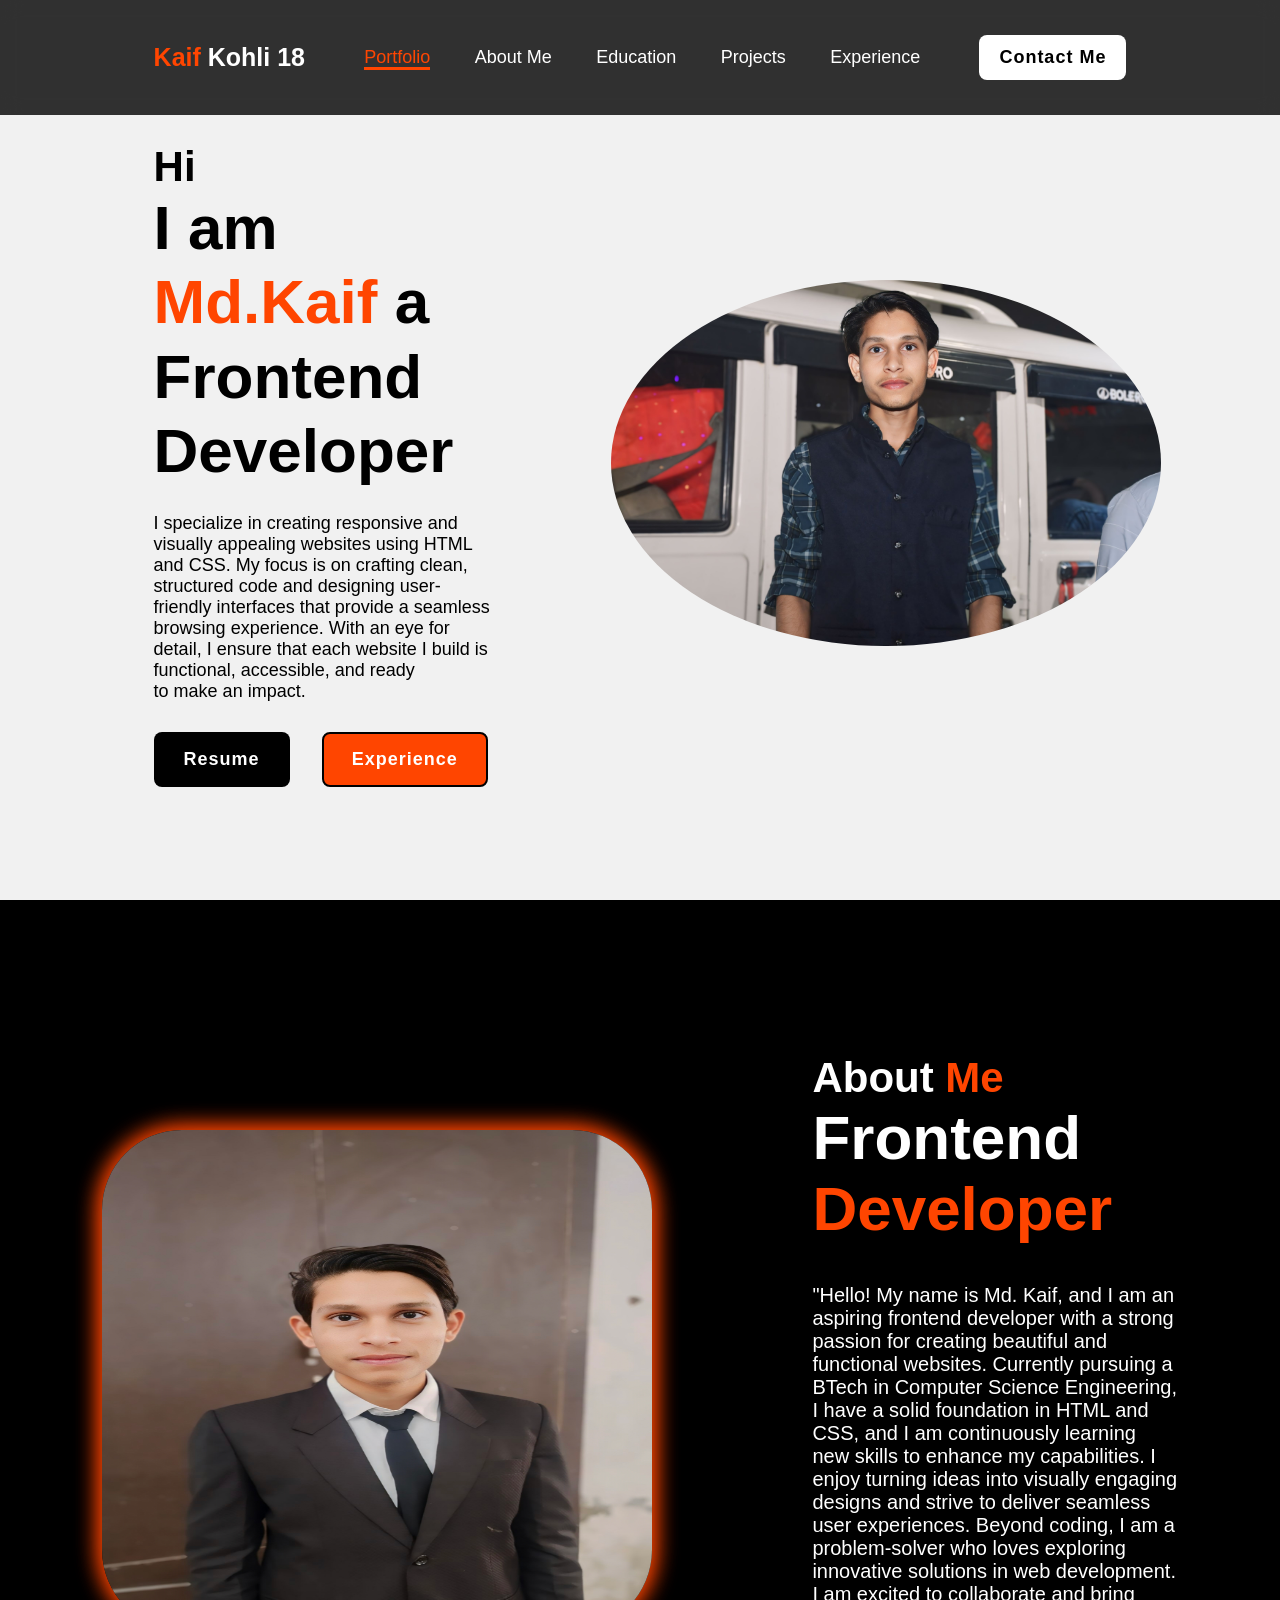
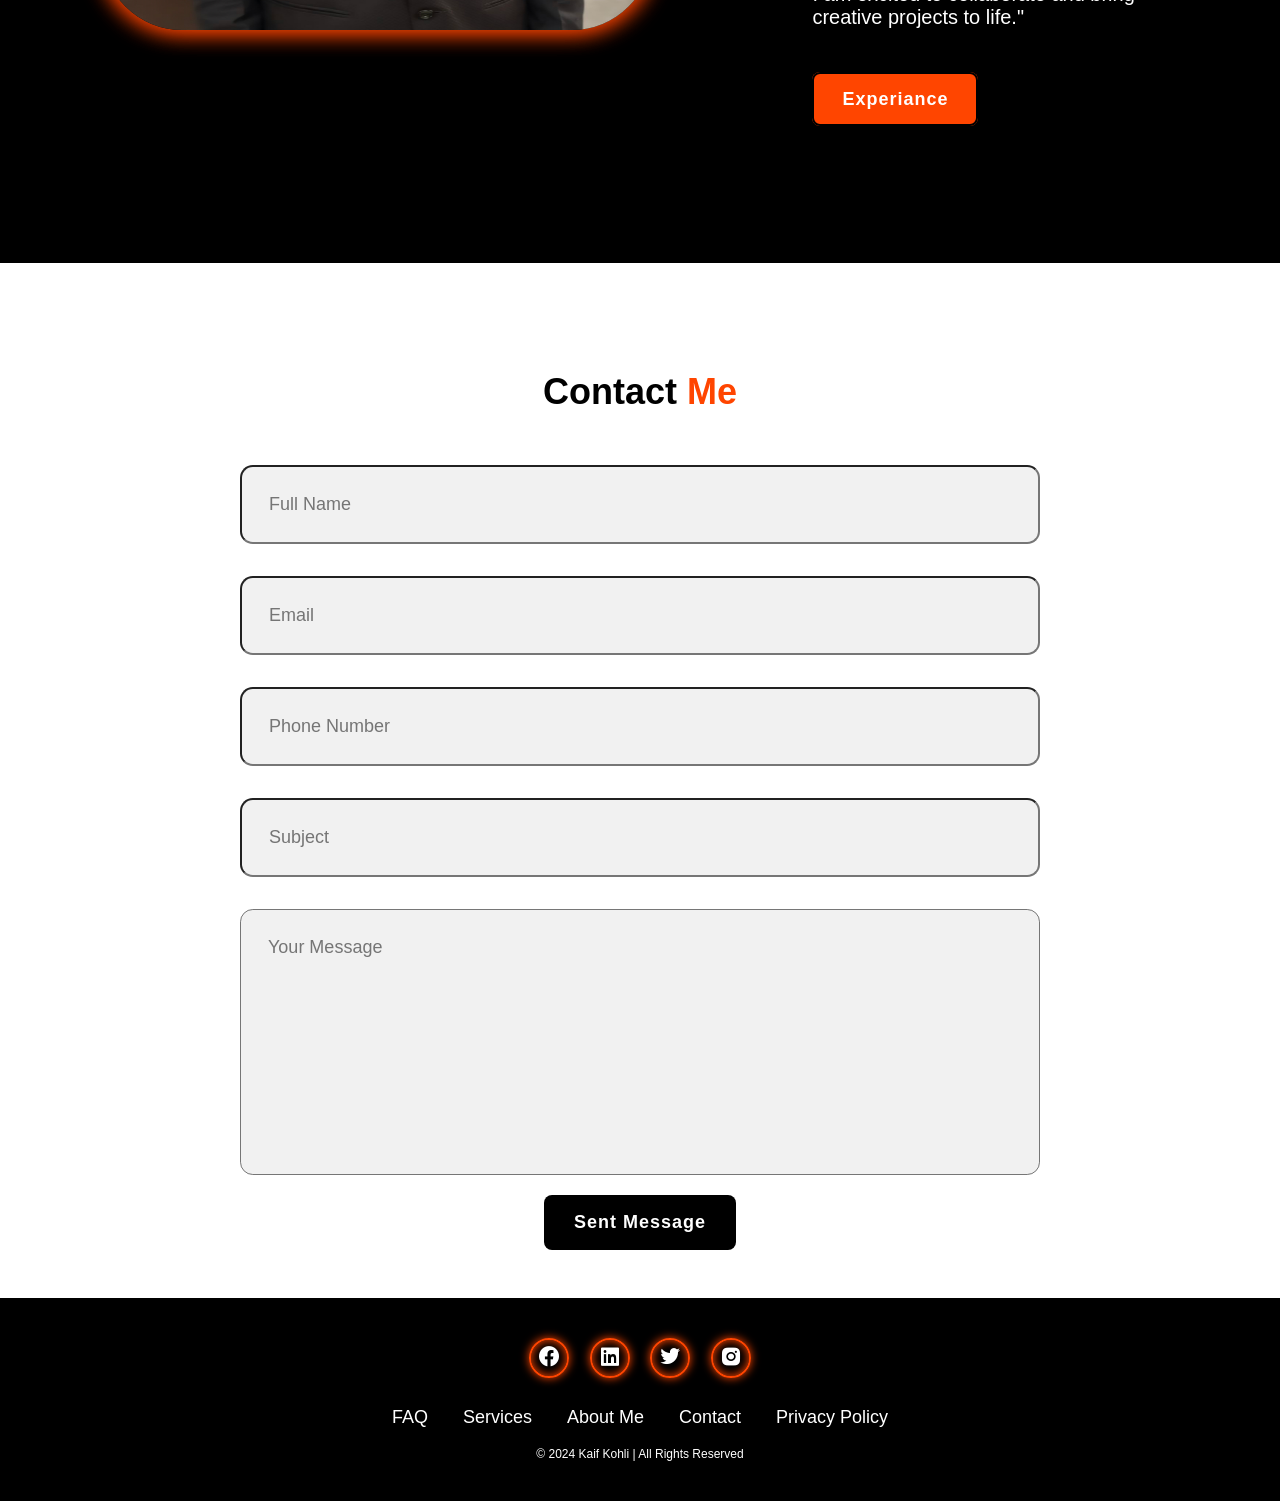
<file: Kaif Portfolia/index.html>
<!DOCTYPE html>
<html lang="en">
<head>
    <meta charset="UTF-8">
    <meta name="viewport" content="width=device-width, initial-scale=1.0">
    <title>Kaif Portfolio</title>
    <link href="images/1.jpg" rel="icon"/>
    <link rel="stylesheet" href="style.css">
    <link href='https://unpkg.com/boxicons@2.1.4/css/boxicons.min.css' rel='stylesheet'>
</head>
<body>
    <header class="header">
        <a href="#" class="logo"><span>Kaif</span>&nbsp;Kohli 18</a>

        <nav class="navbar">
            <a href="#port" class="active">Portfolio</a>
            <a href="#about">About Me</a>
            <a href="#">Education</a>
            <a href="#">Projects</a>
            <a href="#">Experience</a>
        </nav>

        <a href="#contact" class="contact">Contact Me</a>
    </header>

    <section id="port">
    <section class="home">
        <div class="home-content">
            <h3>Hi</h3>

            <h1>I am <span>Md.Kaif</span>&nbsp;a Frontend Developer</h1>

            <p>I specialize in creating responsive and visually appealing websites using HTML and CSS. My focus is on crafting clean, structured code and designing user-friendly interfaces that provide a seamless browsing experience. With an eye for detail, I ensure that each website I build is functional, accessible, and ready to make an impact.</p>

            <div class="btn-box">
                <button class="btn-1">Resume</button>
                <button class="btn-2">Experience</button>
            </div>
        </div>
        <div class="img-box">
            <img src="images/3.jpg" width="100%" height="100%" alt="kaif image">
        </div>
    </section>
    </section>

    <section id="about">
    <section class="about">
        <div class="about-img">
            <img src="images/4.jpg" width="100%" height="500px" alt="Kohli image">
        </div>

       
        <div class="about-content">
        <h2 class="heading">About <span>Me</span></h2>
        <h3>Frontend <span>Developer</span></h3>
        <p>"Hello! My name is Md. Kaif, and I am an aspiring frontend developer with a strong passion for creating beautiful and functional websites. Currently pursuing a BTech in Computer Science Engineering, I have a solid foundation in HTML and CSS, and I am continuously learning new skills to enhance my capabilities.

        I enjoy turning ideas into visually engaging designs and strive to deliver seamless user experiences. Beyond coding, I am a problem-solver who loves exploring innovative solutions in web development. I am excited to collaborate and bring creative projects to life."</p>
        <a href="#" class="btn-2">Experiance</a>
        </div>
        </section>
    </section>

    <section id="contact">
    <section class="contact-form">
        <h2 class="contact-me">Contact <span>Me</span></h2>

        <form action="#">
            <div class="input-box">
                <input type="text" placeholder="Full Name">
                <input type="email" placeholder="Email">
            </div>

            <div class="input-box">
                <input type="number" placeholder="Phone Number">
                <input type="text" placeholder="Subject">
            </div>

            <textarea name="" id="" cols="5" rows="10" placeholder="Your Message"></textarea>
            <input type="submit" value="Sent Message" class="btn-1">
        </form>
        </section>
    </section>

    <footer class="footer">

        <div class="social">
            <a href="#"><i class='bx bxl-facebook-circle'></i></a>
            <a href="#"><i class='bx bxl-linkedin-square' ></i></a>
            <a href="#"><i class='bx bxl-twitter' ></i></a>
            <a href="#"><i class='bx bxl-instagram-alt' ></i></a>
        </div>

        <ul class="list">
            <li>
                <a href="#">FAQ</a>
            </li>
            <li>
                <a href="#">Services</a>
            </li>
            <li>
                <a href="#">About Me</a>
            </li>
            <li>
                <a href="#">Contact</a>
            </li>
            <li>
                <a href="#">Privacy Policy</a>
            </li>
        </ul>

        <p class="copyright">&copy; 2024 Kaif Kohli | All Rights Reserved</p>
    </footer>
</body>
</html>
</file>
<file: Kaif Portfolia/style.css>
*{
    margin: 0;
    padding: 0;
    box-sizing: border-box;
    font-family: 'poppins', sans-serif;
    text-decoration: none;
    list-style: none;
}

.header{
    position: fixed;
    top: 0;
    left: 0;
    width: 100%;
    padding: 35px 12%;
    background: rgba(0, 0, 0, 0.8);
    backdrop-filter: blur(10px);
    display: flex;
    justify-content: space-between;
    align-items: center;
    z-index: 100;
}

.logo{
    font-size: 25px;
    color: white;
    font-weight: 600;
    transition: 0.3s ease;
}

.logo:hover{
    color: rgb(255, 69, 0);
    text-shadow: 0 0 25px orangered, 0 0 50px orangered;
    transform: scale(1.2);
}

span{
    color: orangered;
}

.navbar a{
    font-size: 18px;
    color: white;
    font-weight: 500;
    margin: 0 20px;
    border-bottom: 3px solid transparent;
    transition: 0.3s ease;
}

.navbar a:hover, .navbar a.active{
    color: orangered;
    border-bottom: 3px solid orangered;
}

.contact{
    padding: 10px 18px;
    background-color: white;
    color: black;
    border: 2px solid transparent;
    border-radius: 8px;
    font-size: 18px;
    letter-spacing: 1px;
    font-weight: 600;
    transition: 0.3s ease;
}

.contact:hover{
    background-color: orangered;
    box-shadow: 0 0 25px orangered;
    color: white;
}

.home{
    width: 100%;
    min-height: 100vh;
    background: rgb(241, 241, 241);
    display: flex;
    align-items: center;
    gap: 7em;
    padding: 30px 12% 0;
}

.home-content{
    max-width: 800px;
}
.home-content h3{
    font-size: 42px;
}
.home-content h1{
    font-size: 62px;
    line-height: 1.2;
}
.home-content p{
    font-size: 18px;
    margin: 25px 0 30px;
}

.btn-box{
    width: 345px;
    display: flex;
    gap: 2em;
}
.btn-1{
    padding: 15px 28px;
    background-color: black;
    color: white;
    border: 2px solid transparent;
    border-radius: 8px;
    font-size: 18px;
    letter-spacing: 1px;
    font-weight: 600;
    transition: 0.3s ease;
    cursor: pointer;
}
.btn-1:hover{
    background-color: white;
    color: black;
    border: 2px solid black;
}

.btn-2{
    padding: 15px 28px;
    background-color: orangered;
    color: white;
    border: 2px solid black;
    border-radius: 8px;
    font-size: 18px;
    letter-spacing: 1px;
    font-weight: 600;
    transition: 0.3s ease;
    cursor: pointer;
}
.btn-2:hover{
    background-color: white;
    color: orangered;
}

.img-box img{
    border-radius: 60%;
    width: 550px;
}

::-webkit-scrollbar{
    width: 15px;
}
::-webkit-scrollbar-thumb{
    background-color: orangered;
}
::-webkit-scrollbar-track{
    background-color: rgba(0,0,0,0.6);
    width: 50px;
}

.about{
    display: flex;
    justify-content: center;
    align-items: center;
    padding: 12% 8%;
    gap: 10em;
    background: black;
}

.about-img img{
    position: relative;
    width: 550px;
    box-shadow: 0 0 25px orangered, 0 0 25px orangered;
    border-radius: 80px;
}
.about-content h2{
    text-align: left;
    color: white;
    font-size: 42px;
}
.about-content h3{
    font-size: 62px;
    color: white;
}
.about-content p{
    color: white;
    font-size: 20px;
    margin: 2em 0 3em;
}

.contact-form h2{
    text-align: center;
    margin-top: 3em;
    margin-bottom: 1em;
    font-size: 36px;
}
.contact-form form{
    max-width: 50em;
    margin: 1rem auto;
    text-align: center;
    margin-bottom: 3em;
}
.contact-form form .input-box{
    display: flex;
    justify-content: center;
    flex-wrap: wrap;
}

.contact-form form .input-box input, .contact-form form textarea{
    width: 100%;
    padding: 1.5em;
    font-size: 18px;
    color: black;
    background: rgb(241, 241, 241);
    border-radius: .8rem;
    margin: 1rem 0;
    resize: none;
}

.footer{
    position: relative;
    bottom: 0;
    width: 100%;
    padding: 40px 0;
    background-color: black;
}
.footer .social{
    text-align: center;
    padding-bottom: 25px;
    color: white;
}
.footer .social a{
    font-size: 24px;
    color: white;
    border: 2px solid orangered;
    width: 40px;
    height: 40px;
    line-height: 38px;
    display: inline-block;
    text-align: center;
    border-radius: 50%;
    margin: 0 8px;
    box-shadow: inset 0 0 10px orangered, 0 0 10px orangered;
    transition: 0.3s ease;
}
.footer .social a:hover{
    transform: scale(1.2)translateY(-10px);
    color: orangered;
    border: 2px solid orangered;
}
.footer ul{
    margin-top: 0;
    padding: 0;
    font-size: 18px;
    line-height: 1.6;
    margin-bottom: 0;
    text-align: center;
}
.footer ul li a{
    color: white;
    border-bottom: 3px solid transparent;
    transition: 0.3s ease;
}
.footer ul li a:hover{
    border-bottom: 3px solid orangered;
}
.footer ul li{
    display: inline-block;
    padding: 0 15px;
}
.footer .copyright{
    margin-top: 15px;
    text-align: center;
    font-size: 12px;
    color: white;
}
</file>
